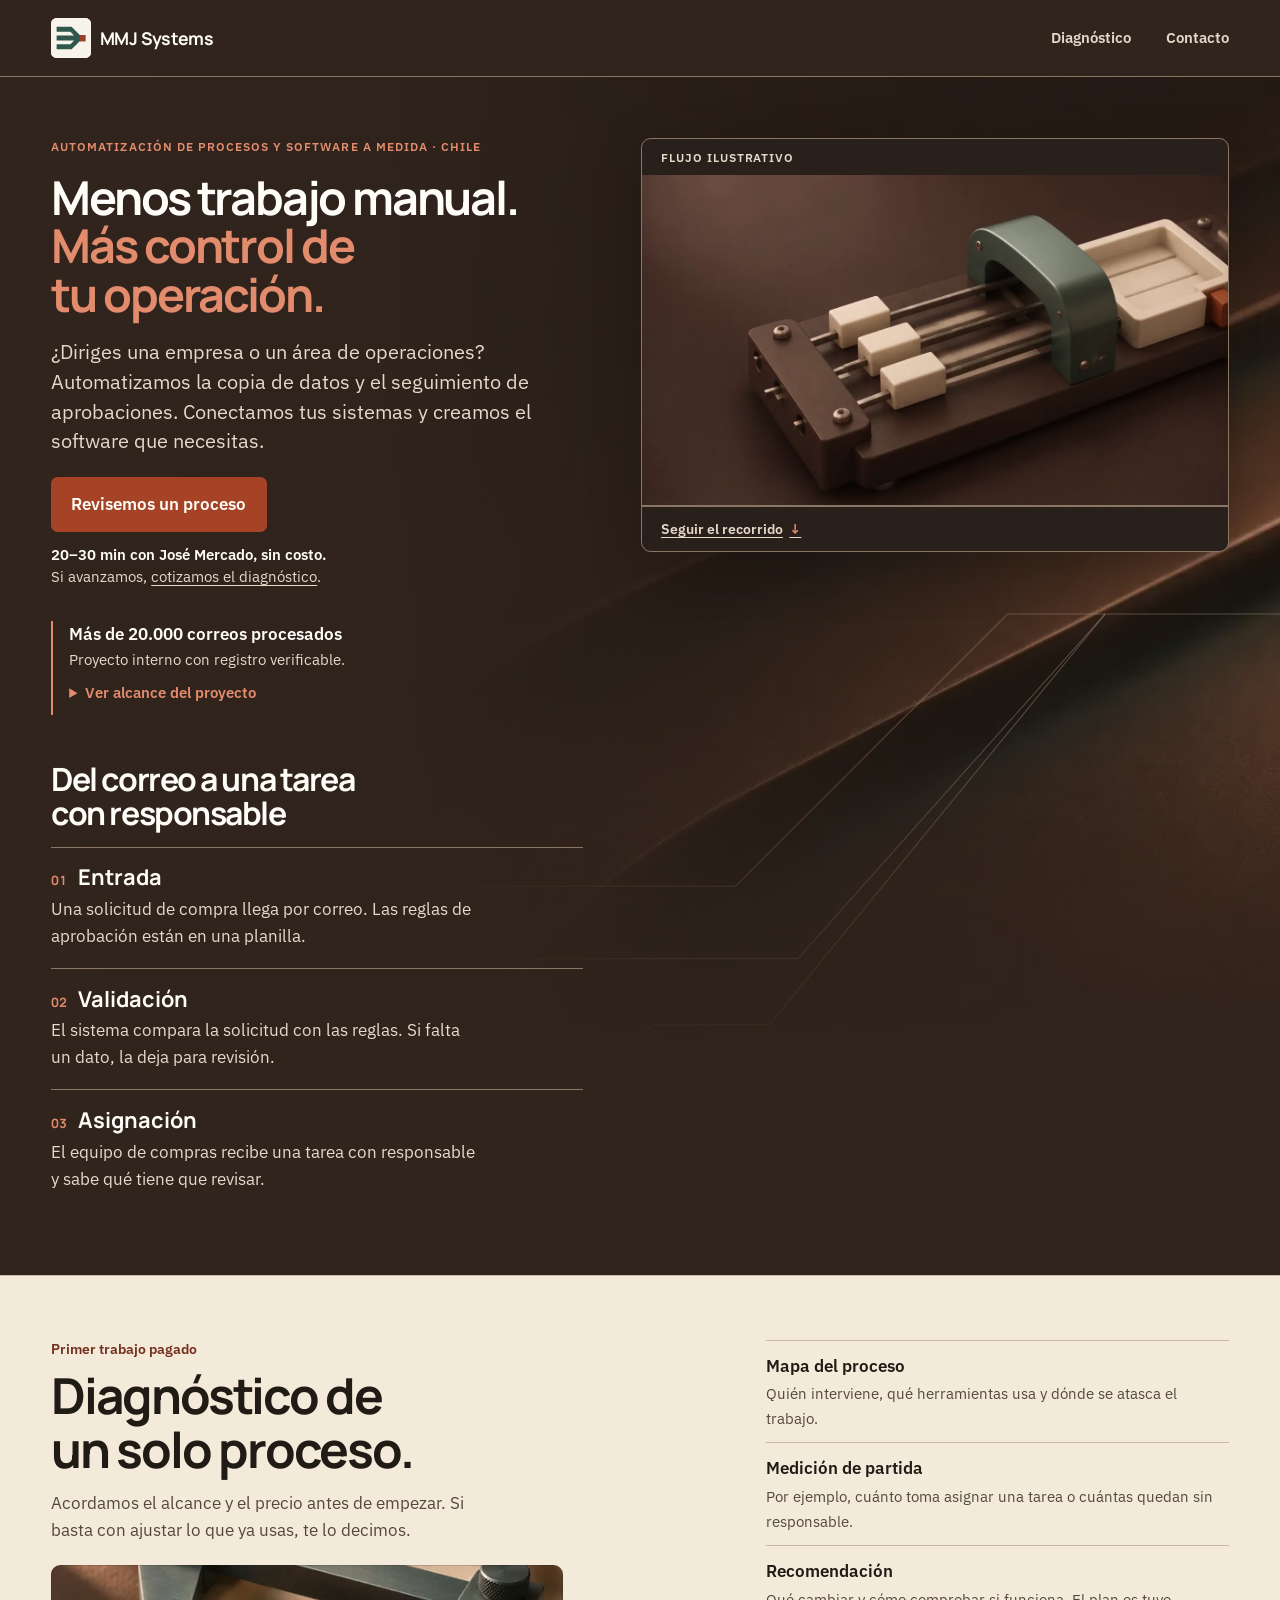
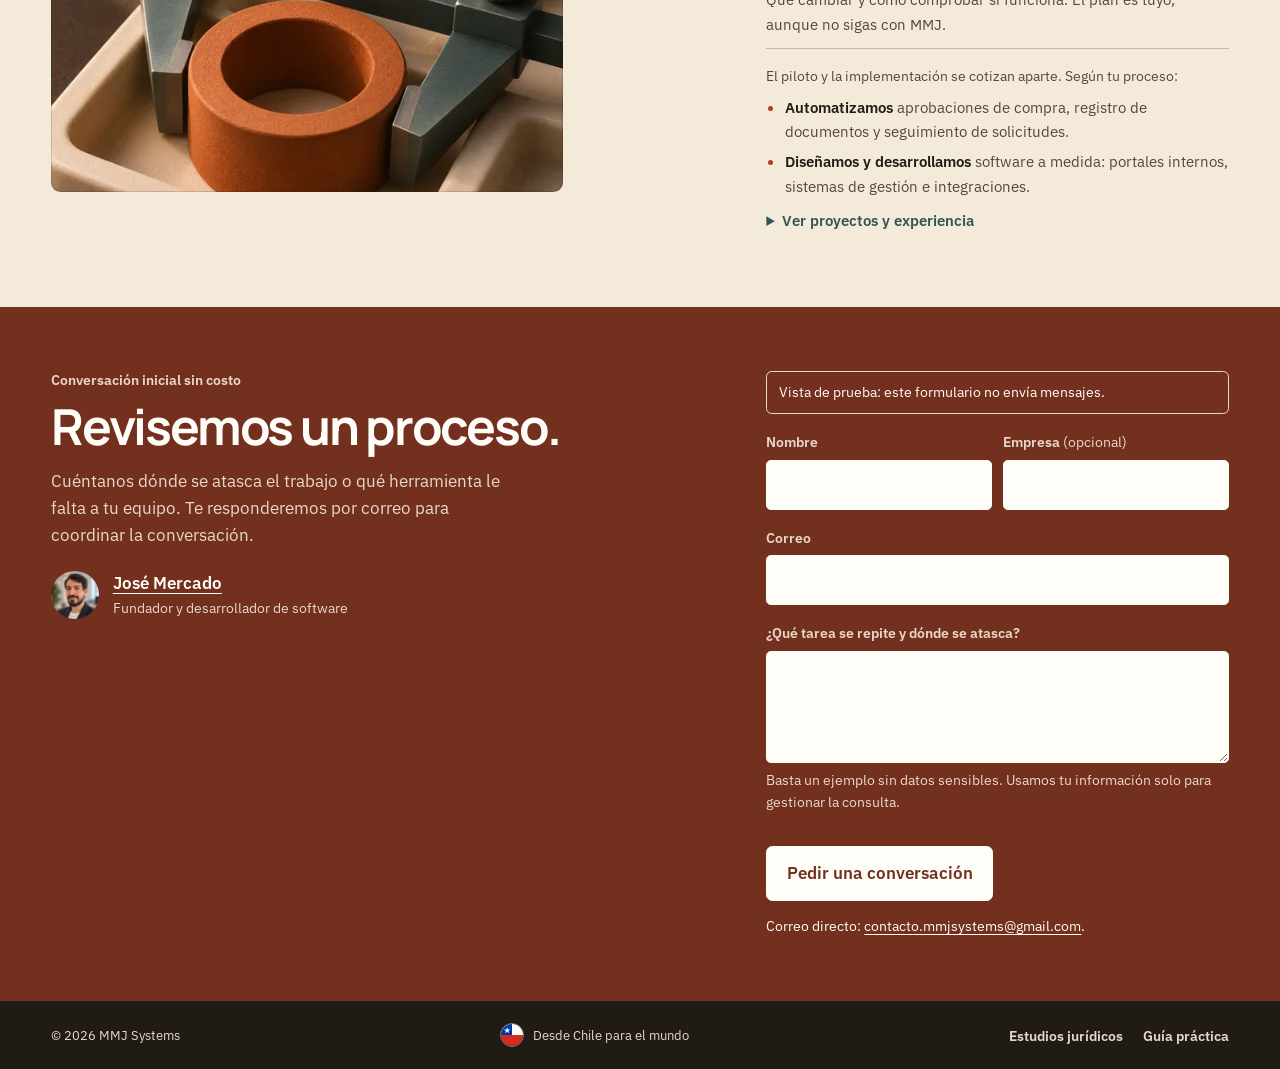
<file: index.html>
<!DOCTYPE html>
<html lang="es-CL" class="no-js">
  <head>
    <meta charset="utf-8">
    <meta name="viewport" content="width=device-width, initial-scale=1">
    <title>Automatización y software a medida en Chile | MMJ Systems</title>
    <meta name="description" content="Desde Chile, automatizamos procesos empresariales, conectamos sistemas y desarrollamos software a medida para reducir el trabajo manual. Primera conversación sin costo.">
    <meta name="robots" content="index, follow, max-image-preview:large">
    <meta name="author" content="MMJ Systems">
    <link rel="canonical" href="https://mmjsystems.cl/">
    <meta name="color-scheme" content="light">
    <meta name="theme-color" content="#30241d">
    <meta property="og:type" content="website">
    <meta property="og:url" content="https://mmjsystems.cl/">
    <meta property="og:site_name" content="MMJ Systems">
    <meta property="og:locale" content="es_CL">
    <meta property="og:title" content="Menos trabajo manual, más control de tu operación | MMJ Systems">
    <meta property="og:description" content="Automatización de procesos y software a medida desde Chile. Partimos por el proceso que le quita tiempo a tu equipo.">
    <meta property="og:image" content="https://mmjsystems.cl/assets/og-recorrido.jpg">
    <meta property="og:image:width" content="1200">
    <meta property="og:image:height" content="630">
    <meta property="og:image:alt" content="MMJ Systems — Menos trabajo manual. Más control.">
    <meta name="twitter:card" content="summary_large_image">
    <meta name="twitter:title" content="Menos trabajo manual, más control de tu operación | MMJ Systems">
    <meta name="twitter:description" content="Automatización de procesos y software a medida desde Chile. Partimos por el proceso que le quita tiempo a tu equipo.">
    <meta name="twitter:image" content="https://mmjsystems.cl/assets/og-recorrido.jpg">
    <meta name="twitter:image:alt" content="MMJ Systems: Menos trabajo manual. Más control.">
    <link rel="icon" href="assets/convergencia-iii.svg" type="image/svg+xml">
    <script type="application/ld+json">
      {
        "@context": "https://schema.org",
        "@graph": [
          {
            "@type": "Organization",
            "@id": "https://mmjsystems.cl/#organizacion",
            "name": "MMJ Systems",
            "url": "https://mmjsystems.cl/",
            "description": "Automatización de procesos empresariales, integración de sistemas y diseño y desarrollo de software a medida desde Chile.",
            "email": "contacto.mmjsystems@gmail.com",
            "areaServed": { "@type": "Country", "name": "Chile" },
            "logo": {
              "@type": "ImageObject",
              "url": "https://mmjsystems.cl/assets/logo-mmj.png",
              "width": 256,
              "height": 256
            }
          },
          {
            "@type": "WebSite",
            "@id": "https://mmjsystems.cl/#sitio",
            "name": "MMJ Systems",
            "url": "https://mmjsystems.cl/",
            "inLanguage": "es-CL",
            "publisher": { "@id": "https://mmjsystems.cl/#organizacion" }
          }
        ]
      }
    </script>
    <link rel="stylesheet" href="styles.css">
    <script src="main.js" defer></script>
    <script src="story.js" defer></script>
  </head>
  <body class="home">
    <a class="skip-link" href="#contenido">Saltar al contenido</a>
    <header class="site-header">
      <div class="shell header-inner">
        <a class="brand" href="#inicio" aria-label="MMJ Systems, inicio">
          <img class="brand-mark" src="assets/convergencia-iii.svg" alt="" width="48" height="48">
          <span>MMJ Systems</span>
        </a>
        <nav class="home-nav" aria-label="Navegación principal">
          <a class="home-nav-secondary" href="#empezar">Diagnóstico</a>
          <a href="#contacto">Contacto</a>
        </nav>
      </div>
    </header>

    <main id="contenido" tabindex="-1">
      <section class="hero hero-depth home-hero" id="inicio" aria-labelledby="hero-title" data-scroll-story>
        <div class="depth-backdrop" aria-hidden="true">
          <div class="depth-scene">
            <picture class="depth-plate">
              <source media="(max-width: 48rem)" srcset="assets/profundidad/fondo-movil.webp">
              <img src="assets/profundidad/fondo.webp" alt="" width="1600" height="900" fetchpriority="low" decoding="async">
            </picture>
            <svg class="depth-rails" viewBox="0 0 1440 820" preserveAspectRatio="xMaxYMid slice" focusable="false">
              <defs>
                <linearGradient id="depth-rail-color" gradientUnits="userSpaceOnUse" x1="475" y1="820" x2="1440" y2="380">
                  <stop offset="0" stop-color="#e28b6d" stop-opacity="0"/>
                  <stop offset=".48" stop-color="#e28b6d" stop-opacity=".55"/>
                  <stop offset="1" stop-color="#e7d9ca" stop-opacity=".3"/>
                </linearGradient>
              </defs>
              <g fill="none" stroke="url(#depth-rail-color)" stroke-linejoin="round">
                <path d="M492 916 760 648h244l218-218h78" vector-effect="non-scaling-stroke"/>
                <path d="M636 916 846 706h208l246-276" vector-effect="non-scaling-stroke"/>
                <path d="M780 916 937 759h94l269-329" vector-effect="non-scaling-stroke"/>
                <path d="M1300 430h240" vector-effect="non-scaling-stroke"/>
              </g>
            </svg>
          </div>
        </div>
        <div class="shell story-layout">
          <div>
            <p class="kicker">Automatización de procesos y software a medida · Chile</p>
            <h1 id="hero-title">Menos trabajo manual. <span>Más control de tu operación.</span></h1>
            <p class="home-lead" id="problema">
              ¿Diriges una empresa o un área de operaciones? Automatizamos la copia de
              datos y el seguimiento de aprobaciones. Conectamos tus sistemas y creamos
              el software que necesitas.
            </p>
            <a class="button button-primary" href="#contacto">Revisemos un proceso</a>
            <p class="home-next">
              <strong>20–30 min con José Mercado, sin costo.</strong><br>
              Si avanzamos, <a href="#empezar">cotizamos el diagnóstico</a>.
            </p>
            <div class="home-proof" id="evidencia">
              <p>
                <strong>Más de 20.000 correos procesados</strong><br>
                Proyecto interno con registro verificable.
              </p>
              <details class="home-disclosure">
                <summary>Ver alcance del proyecto</summary>
                <p>El flujo leyó los correos sin modificarlos y dejó un registro para verificar qué archivos se procesaron y si se conservaron íntegros. No es un caso de cliente ni una medición de ahorro.</p>
              </details>
            </div>
          </div>

          <figure class="story-stage">
            <div class="story-stage-rail">
              <span>Flujo ilustrativo</span>
              <span data-story-count aria-hidden="true">01 / 03</span>
            </div>
            <div class="story-frame" data-story-frame data-desktop="assets/recorrido/recorrido.mp4" data-mobile="assets/recorrido/recorrido-movil.mp4">
              <picture>
                <source media="(max-width: 56rem)" srcset="assets/recorrido/portada-movil.webp">
                <img src="assets/recorrido/portada.webp" alt="" width="1280" height="720" fetchpriority="high" decoding="async">
              </picture>
            </div>
            <div class="story-progress" aria-hidden="true"></div>
            <figcaption class="story-stage-footer">
              <a class="text-link" href="#recorrido">Seguir el recorrido <span aria-hidden="true">↓</span></a>
              <button class="story-toggle" type="button" aria-pressed="false" hidden>Vista estática</button>
            </figcaption>
          </figure>

          <div class="story-content" id="recorrido" tabindex="-1">
            <h2>Del correo a una tarea con responsable</h2>
            <ol class="story-chapters" role="list">
              <li>
                <h3><span aria-hidden="true">01</span> Entrada</h3>
                <p>Una solicitud de compra llega por correo. Las reglas de aprobación están en una planilla.</p>
              </li>
              <li>
                <h3><span aria-hidden="true">02</span> Validación</h3>
                <p>El sistema compara la solicitud con las reglas. Si falta un dato, la deja para revisión.</p>
              </li>
              <li>
                <h3><span aria-hidden="true">03</span> Asignación</h3>
                <p>El equipo de compras recibe una tarea con responsable y sabe qué tiene que revisar.</p>
              </li>
            </ol>
          </div>
        </div>
      </section>

      <section class="home-section" id="empezar" aria-labelledby="start-title">
        <div class="shell home-split">
          <div>
            <p class="home-label">Primer trabajo pagado</p>
            <h2 id="start-title">Diagnóstico de un solo proceso.</h2>
            <p class="home-intro">Acordamos el alcance y el precio antes de empezar. Si basta con ajustar lo que ya usas, te lo decimos.</p>
            <div class="photo-window diagnostic-photo" data-depth-photo>
              <img
                src="assets/profundidad/diagnostico.webp"
                srcset="assets/profundidad/diagnostico-movil.webp 560w, assets/profundidad/diagnostico.webp 1000w"
                sizes="(max-width: 36rem) calc(100vw - 2rem), 32rem"
                alt="" width="1000" height="1000" loading="lazy" decoding="async"
              >
            </div>
          </div>
          <div>
            <dl class="home-deliverables" id="proceso">
              <div>
                <dt>Mapa del proceso</dt>
                <dd>Quién interviene, qué herramientas usa y dónde se atasca el trabajo.</dd>
              </div>
              <div>
                <dt>Medición de partida</dt>
                <dd>Por ejemplo, cuánto toma asignar una tarea o cuántas quedan sin responsable.</dd>
              </div>
              <div>
                <dt>Recomendación</dt>
                <dd>Qué cambiar y cómo comprobar si funciona. El plan es tuyo, aunque no sigas con MMJ.</dd>
              </div>
            </dl>
            <div id="capacidades">
              <p class="home-note">El piloto y la implementación se cotizan aparte. Según tu proceso:</p>
              <ul class="home-services">
                <li><strong>Automatizamos</strong> aprobaciones de compra, registro de documentos y seguimiento de solicitudes.</li>
                <li><strong>Diseñamos y desarrollamos</strong> software a medida: portales internos, sistemas de gestión e integraciones.</li>
              </ul>
            </div>
            <details class="home-disclosure">
              <summary>Ver proyectos y experiencia</summary>
              <ul>
                <li>Integraciones y software a medida. Hemos desplegado plataformas con roles, pagos o reservas.</li>
                <li>Procesamiento local de documentos y audio probado internamente. También tenemos un piloto propio para documentos de compras.</li>
                <li>José participó en un piloto documental agroindustrial probado con operarios y datos reales, sin puesta en producción.</li>
              </ul>
            </details>
          </div>
        </div>
      </section>

      <section class="contact home-contact" id="contacto" aria-labelledby="contact-title">
        <div class="shell home-split">
          <div>
            <p class="home-label">Conversación inicial sin costo</p>
            <h2 id="contact-title">Revisemos un proceso.</h2>
            <p class="home-intro">Cuéntanos dónde se atasca el trabajo o qué herramienta le falta a tu equipo. Te responderemos por correo para coordinar la conversación.</p>
            <div class="home-founder" id="responsabilidad">
              <img src="assets/equipo-jose.jpg" alt="" width="800" height="800" loading="lazy" decoding="async">
              <div>
                <a href="https://josemercado.cl/">José Mercado</a>
                <p>Fundador y desarrollador de software</p>
              </div>
            </div>
          </div>
          <div>
            <form class="contact-form" id="contact-form" method="post" data-contact-source="Inicio" hidden>
              <div class="home-form-pair">
                <div class="form-field">
                  <label for="f-nombre">Nombre</label>
                  <input id="f-nombre" name="nombre" type="text" autocomplete="name" required minlength="2" maxlength="80">
                </div>
                <div class="form-field">
                  <label for="f-empresa">Empresa <span>(opcional)</span></label>
                  <input id="f-empresa" name="empresa" type="text" autocomplete="organization" maxlength="80">
                </div>
              </div>
              <div class="form-field">
                <label for="f-email">Correo</label>
                <input id="f-email" name="email" type="email" autocomplete="email" required maxlength="120">
              </div>
              <div class="form-field">
                <label for="f-mensaje">¿Qué tarea se repite y dónde se atasca?</label>
                <textarea id="f-mensaje" name="mensaje" rows="3" required minlength="10" maxlength="1850" aria-describedby="contact-privacy"></textarea>
                <p class="contact-note" id="contact-privacy">
                  Basta un ejemplo sin datos sensibles. Usamos tu información solo para gestionar la consulta.
                </p>
              </div>
              <div class="form-field form-trap" aria-hidden="true">
                <label for="f-sitio">No completar</label>
                <input id="f-sitio" name="sitio" type="text" tabindex="-1" autocomplete="off">
              </div>
              <p class="form-status" id="form-status" role="status" aria-live="polite"></p>
              <button class="button button-light" type="submit">Pedir una conversación</button>
            </form>
            <p class="contact-alt">
              Correo directo:
              <a href="mailto:contacto.mmjsystems@gmail.com?subject=Conversaci%C3%B3n%20inicial%20con%20MMJ%20Systems">contacto.mmjsystems@gmail.com</a>.
              <noscript>No incluyas datos sensibles.</noscript>
            </p>
          </div>
        </div>
      </section>
    </main>

    <footer class="site-footer">
      <div class="shell footer-grid">
        <p>© <span data-year>2026</span> MMJ Systems</p>
        <p class="footer-origin">
          <svg class="origin-flag" viewBox="0 0 32 32" width="24" height="24" aria-hidden="true" focusable="false">
            <path fill="#fff" d="M0 0h32v16H0z"/>
            <path fill="#0039a6" d="M0 0h16v16H0z"/>
            <path fill="#d52b1e" d="M0 16h32v16H0z"/>
            <path fill="#fff" d="m9 4.5 1.1 3.4h3.6l-2.9 2.1 1.1 3.4L9 11.3l-2.9 2.1 1.1-3.4-2.9-2.1h3.6z"/>
          </svg>
          Desde Chile para el mundo
        </p>
        <nav class="footer-nav" aria-label="Recursos">
          <a href="estudios-juridicos/" data-carry-campaign>Estudios jurídicos</a>
          <a href="guias/automatizar-correos-y-planillas/" data-carry-campaign>Guía práctica</a>
        </nav>
      </div>
    </footer>
  </body>
</html>
</file>
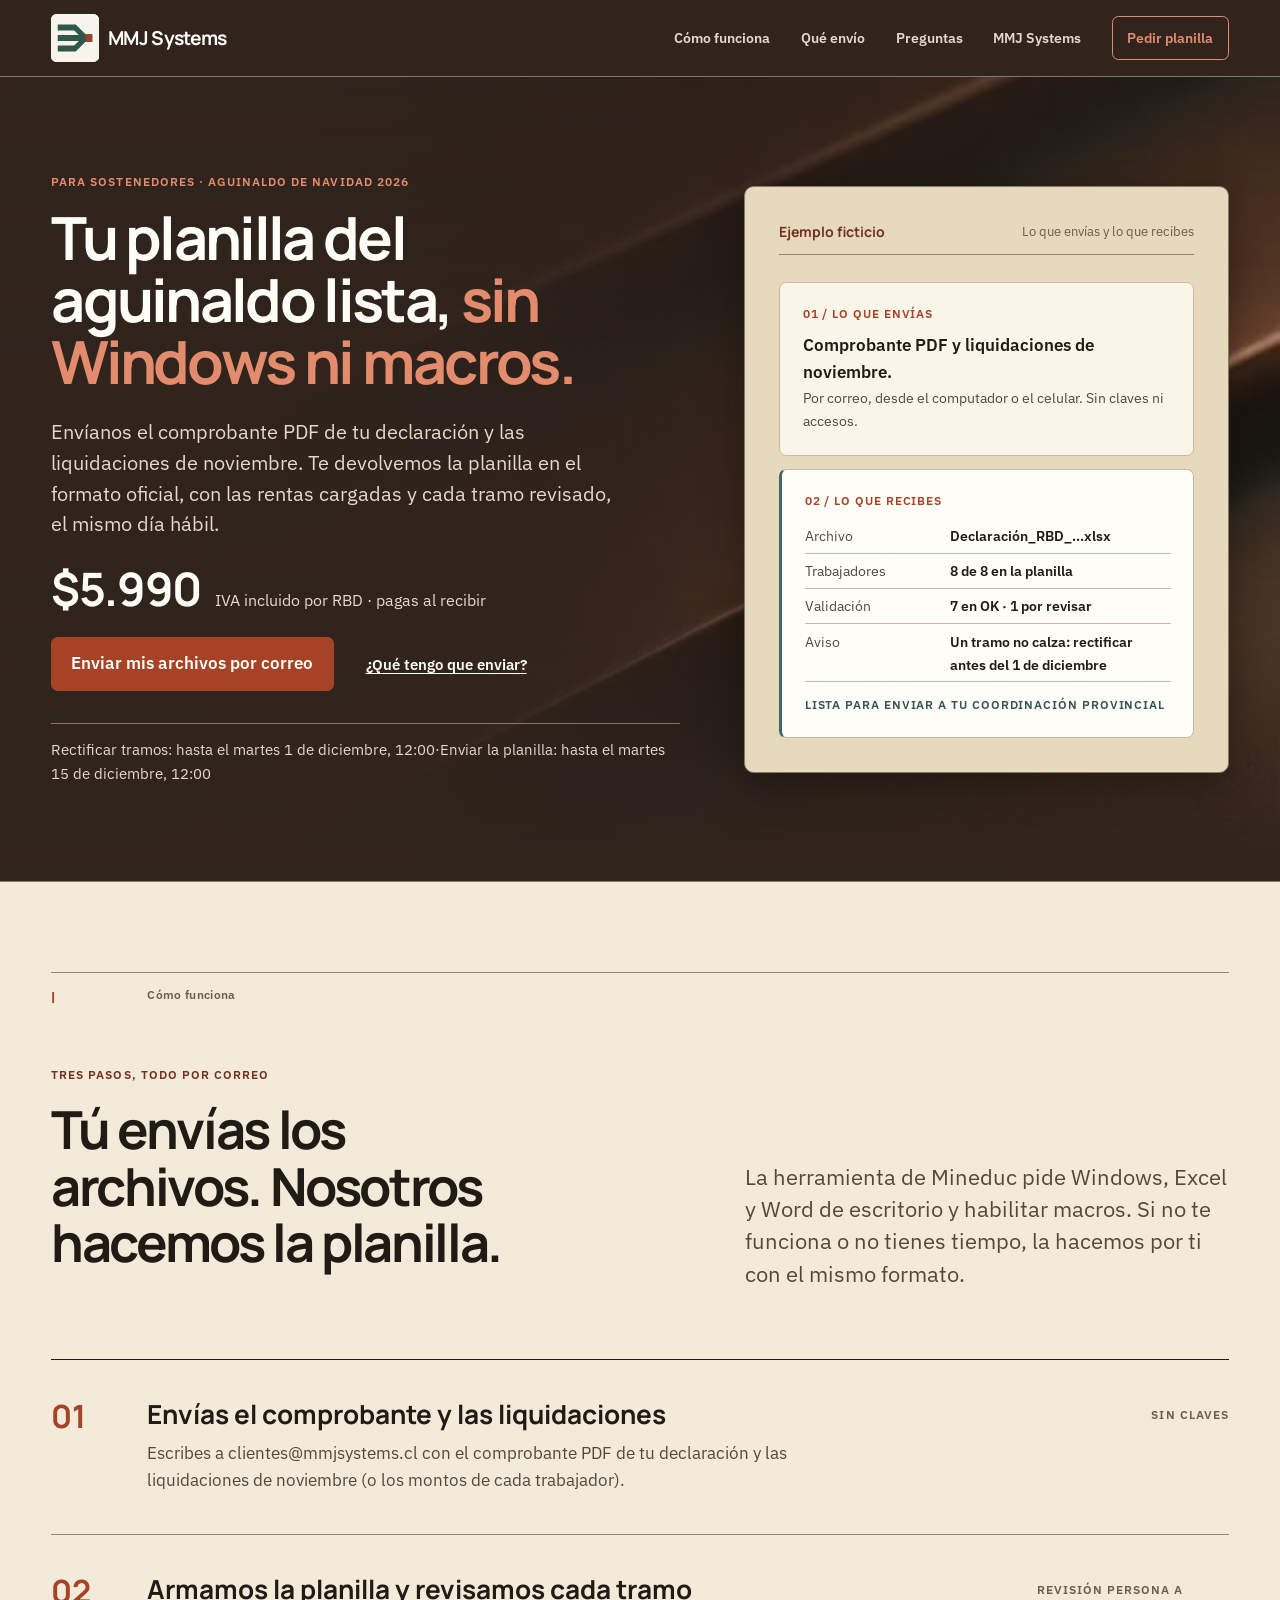
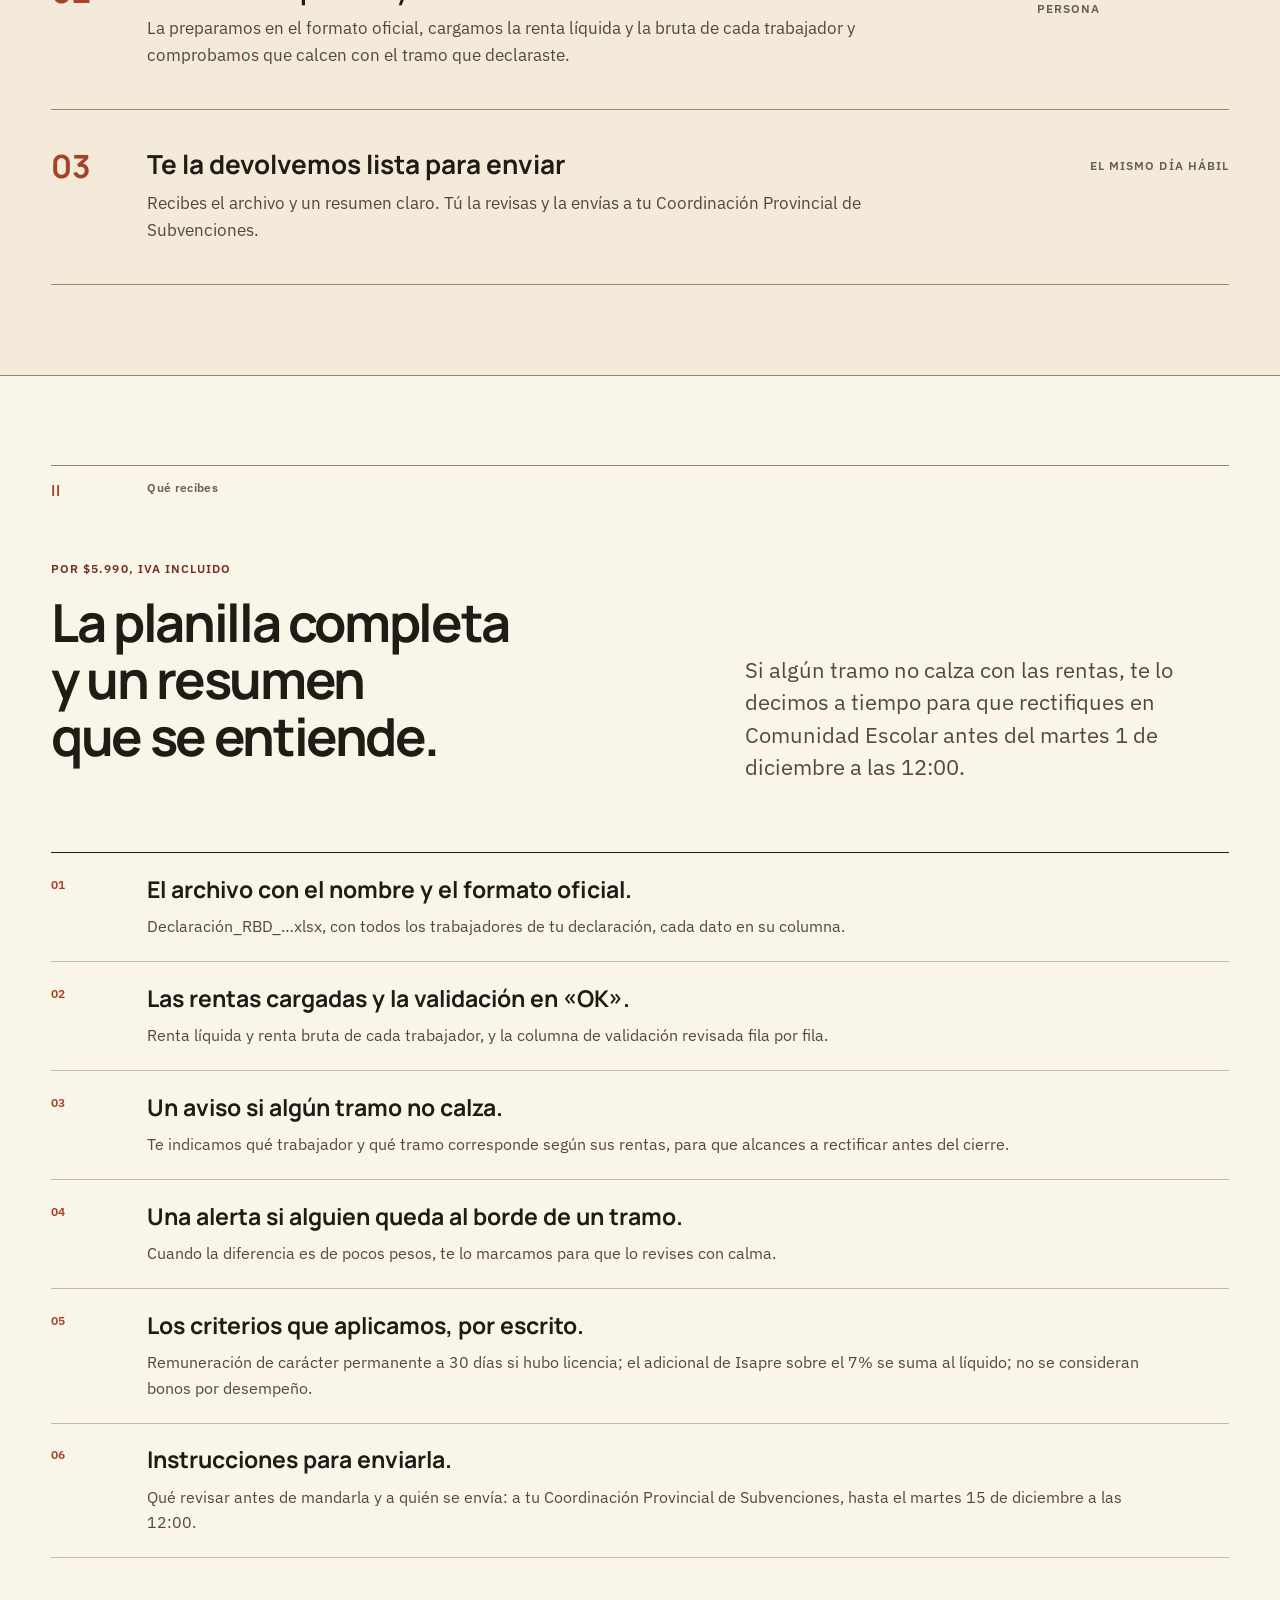
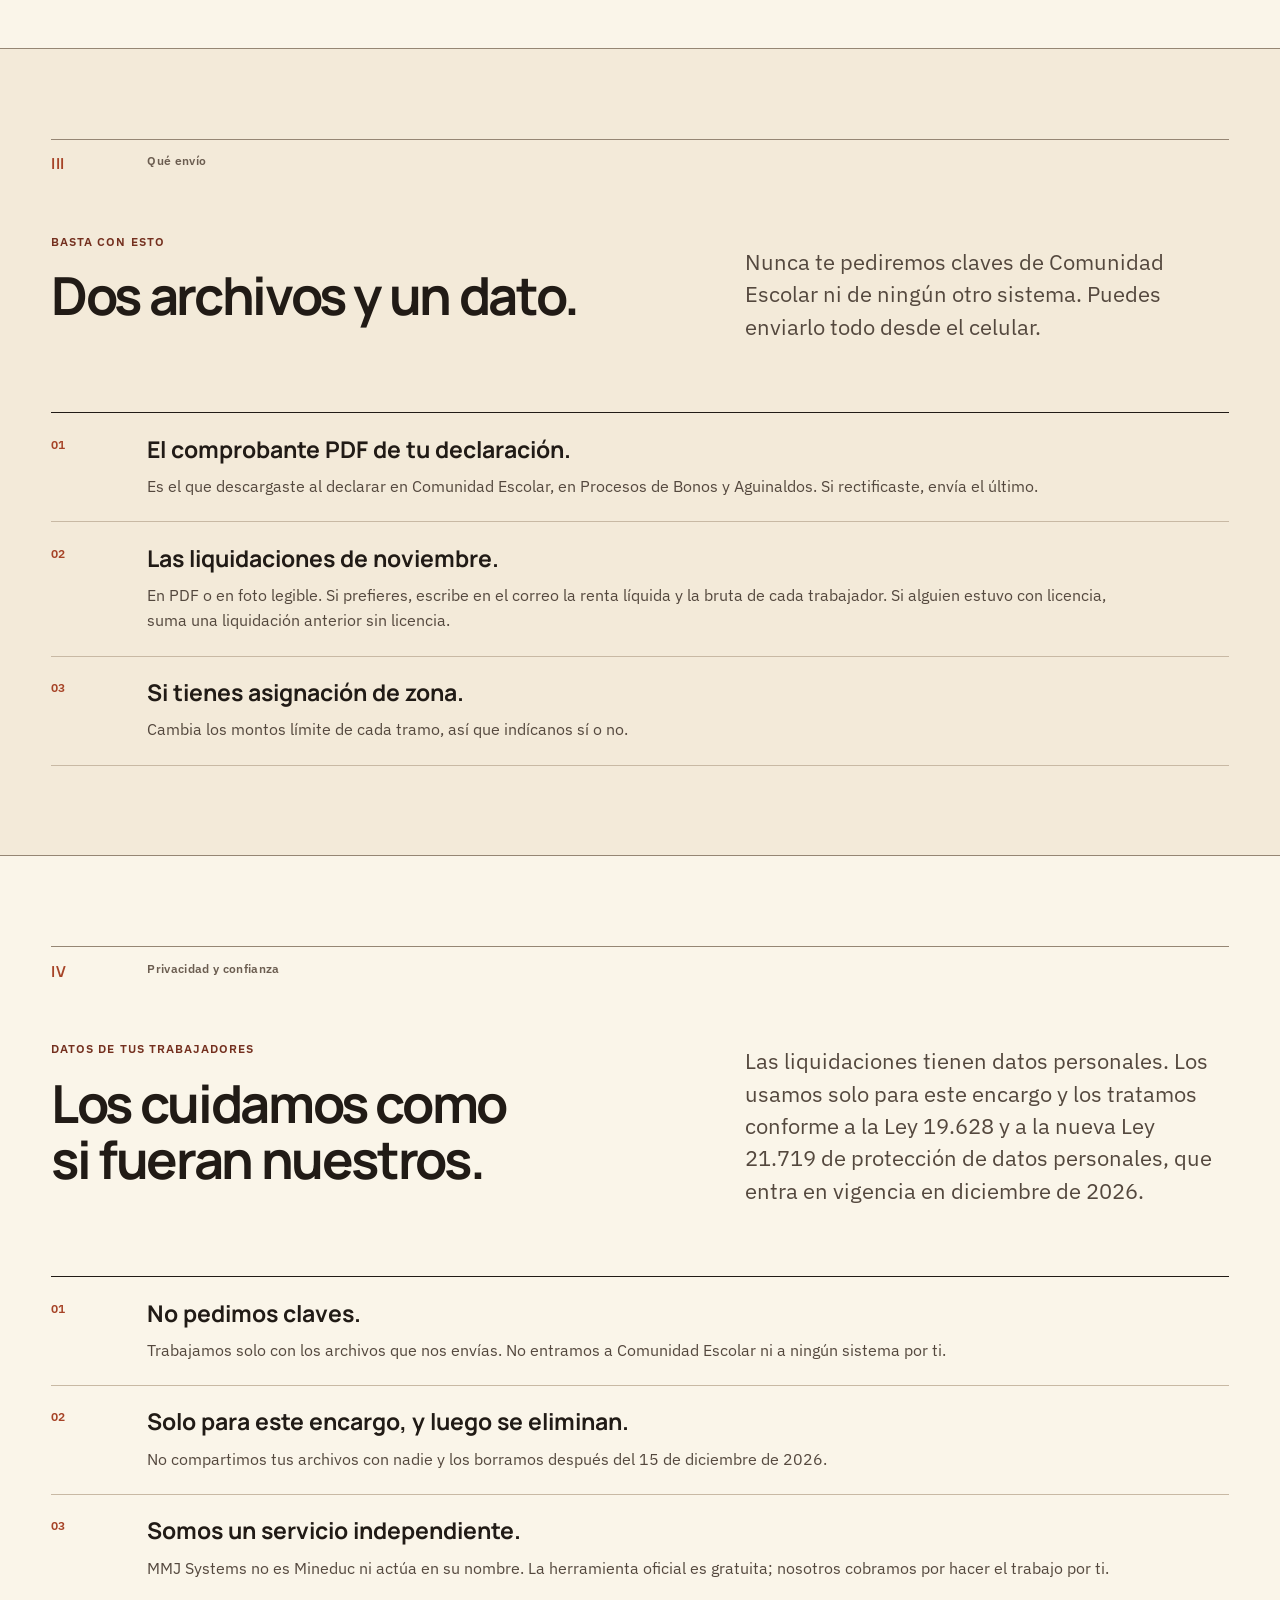
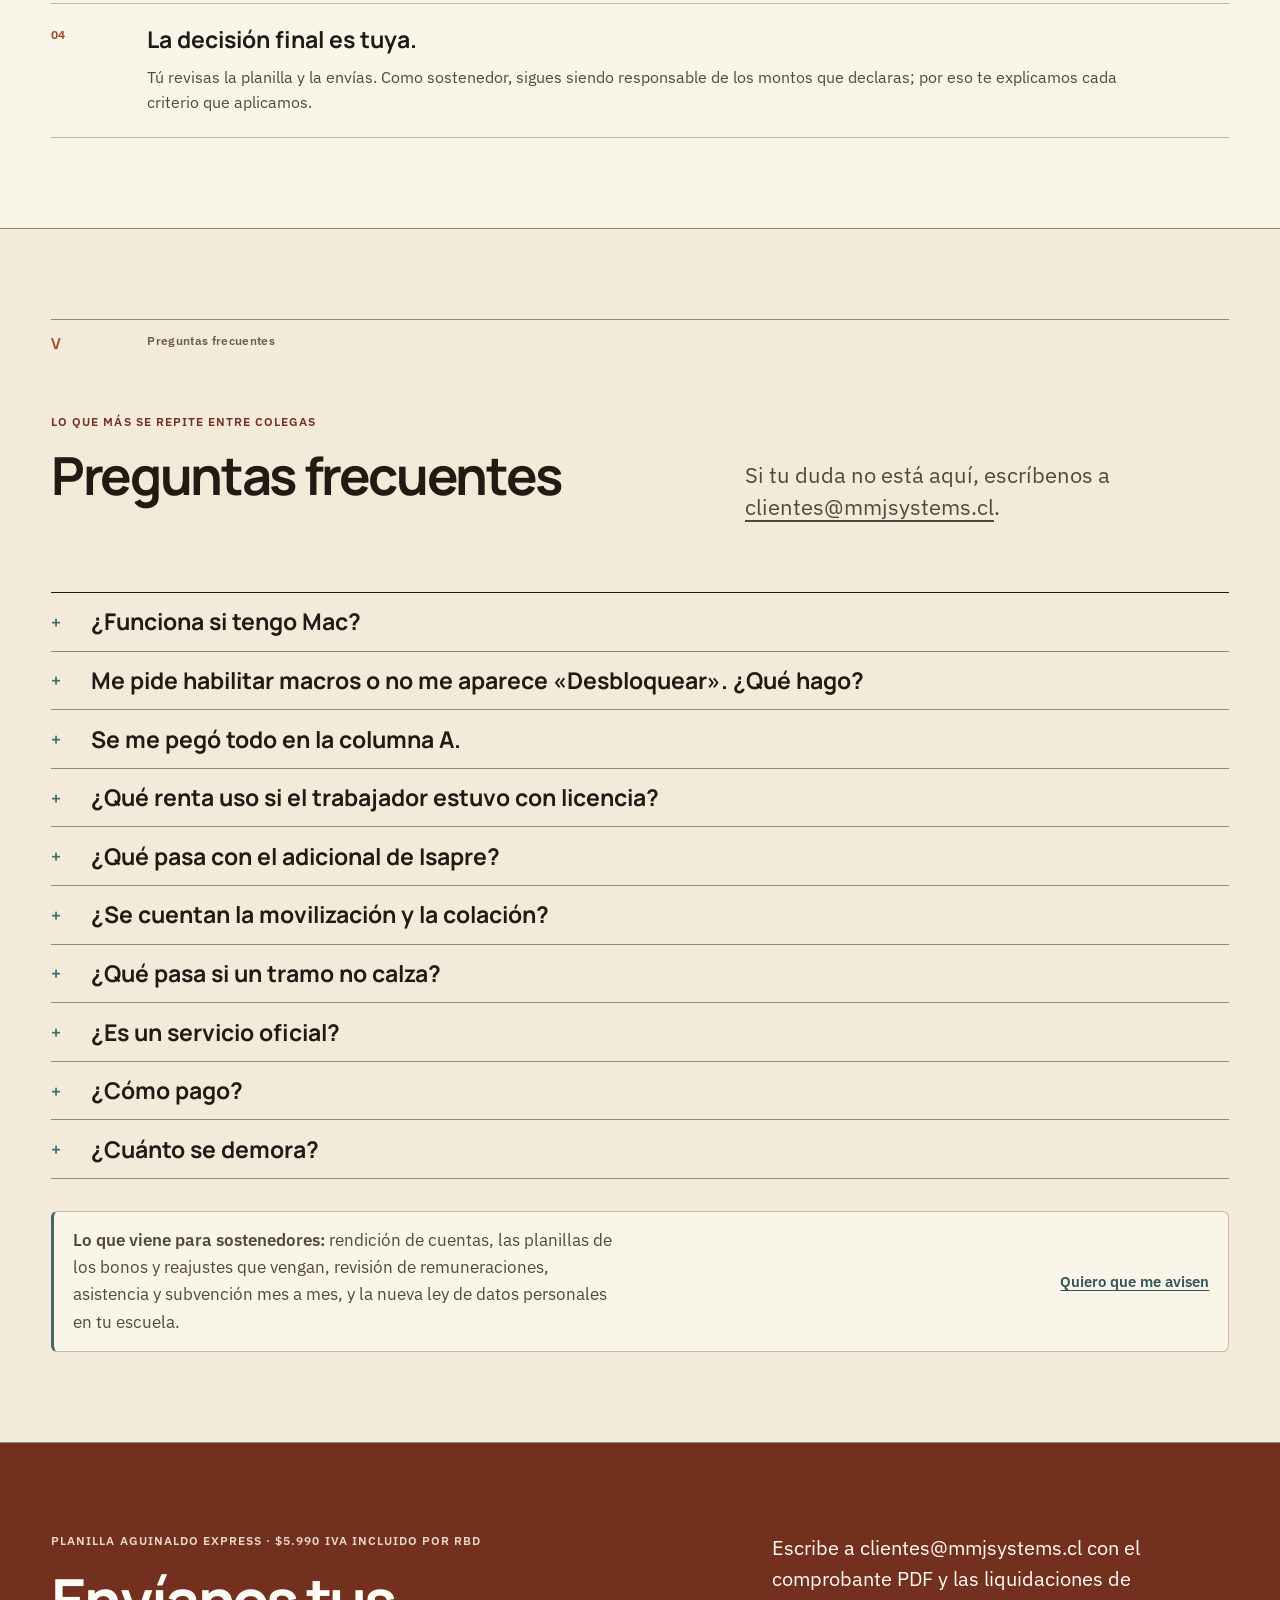
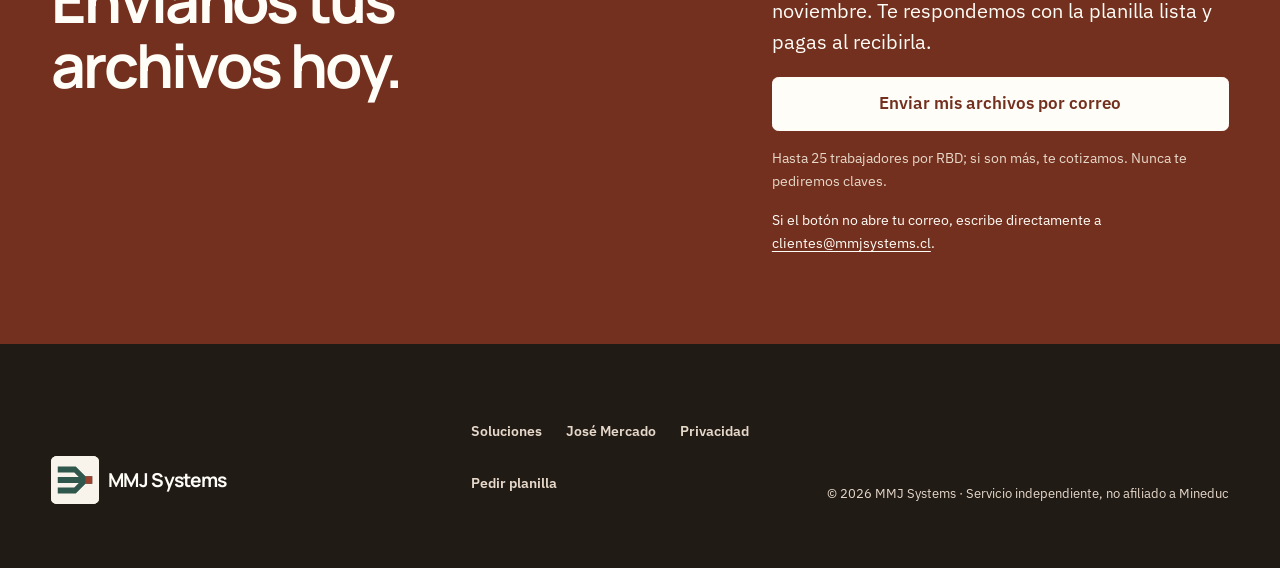
<file: escuelas/index.html>
<!DOCTYPE html>
<html lang="es-CL" class="no-js">
  <head>
    <meta charset="utf-8">
    <meta name="viewport" content="width=device-width, initial-scale=1">
    <title>Planilla Aguinaldo 2026 sin Windows ni macros | MMJ Systems</title>
    <meta
      name="description"
      content="Envía el comprobante PDF de tu declaración y las liquidaciones de noviembre: te devolvemos la planilla del Aguinaldo de Navidad 2026 en el formato oficial, con rentas cargadas y tramos revisados. $5.990 IVA incluido por RBD."
    >
    <meta name="robots" content="index, follow, max-image-preview:large">
    <link rel="canonical" href="https://escuelas.mmjsystems.cl/">
    <meta name="color-scheme" content="light">
    <meta name="theme-color" content="#30241D">
    <meta property="og:type" content="website">
    <meta property="og:url" content="https://escuelas.mmjsystems.cl/">
    <meta property="og:site_name" content="MMJ Systems">
    <meta property="og:locale" content="es_CL">
    <meta property="og:title" content="Planilla Aguinaldo 2026 lista, sin Windows ni macros | MMJ Systems">
    <meta
      property="og:description"
      content="Para sostenedores: envías el comprobante PDF y las liquidaciones de noviembre; recibes la planilla en el formato oficial, con rentas cargadas y tramos revisados. $5.990 IVA incluido."
    >
    <meta property="og:image" content="https://mmjsystems.cl/assets/og-recorrido.jpg">
    <meta property="og:image:width" content="1200">
    <meta property="og:image:height" content="630">
    <meta property="og:image:alt" content="MMJ Systems — Menos trabajo manual. Más control.">
    <meta name="twitter:card" content="summary_large_image">
    <meta name="twitter:title" content="Planilla Aguinaldo 2026 lista, sin Windows ni macros | MMJ Systems">
    <meta name="twitter:description" content="Envías el comprobante PDF y las liquidaciones; recibes la planilla en el formato oficial con los tramos revisados. $5.990 IVA incluido por RBD.">
    <meta name="twitter:image" content="https://mmjsystems.cl/assets/og-recorrido.jpg">
    <meta name="twitter:image:alt" content="MMJ Systems: Menos trabajo manual. Más control.">
    <link rel="icon" href="/assets/convergencia-iii.svg" type="image/svg+xml">
    <script type="application/ld+json">
      {
        "@context": "https://schema.org",
        "@type": "Service",
        "@id": "https://escuelas.mmjsystems.cl/#servicio",
        "name": "Planilla Aguinaldo Express",
        "serviceType": "Preparación de la planilla de rentas del Aguinaldo de Navidad 2026",
        "description": "A partir del comprobante PDF de la declaración y las liquidaciones de noviembre, preparamos la planilla en el formato oficial, cargamos las rentas y revisamos cada tramo. Servicio independiente.",
        "url": "https://escuelas.mmjsystems.cl/",
        "provider": {
          "@type": "Organization",
          "@id": "https://mmjsystems.cl/#organizacion",
          "name": "MMJ Systems",
          "url": "https://mmjsystems.cl/"
        },
        "areaServed": { "@type": "Country", "name": "Chile" },
        "audience": { "@type": "BusinessAudience", "audienceType": "Sostenedores de escuelas" },
        "offers": {
          "@type": "Offer",
          "price": "5990",
          "priceCurrency": "CLP",
          "description": "Por RBD, IVA incluido, hasta 25 trabajadores. Se paga al recibir la planilla."
        }
      }
    </script>
    <link rel="stylesheet" href="/styles.css">
    <style>
      .esc-price {
        display: flex;
        flex-wrap: wrap;
        align-items: baseline;
        gap: 0.35rem 0.9rem;
        margin: 1.6rem 0 0;
        color: var(--on-dark);
      }
      .esc-price strong {
        color: var(--white);
        font-family: var(--display);
        font-size: clamp(2.1rem, 3.6vw, 2.9rem);
        font-weight: 700;
        letter-spacing: -0.03em;
        line-height: 1;
      }
      .esc-price span {
        font-size: 0.98rem;
      }
      .esc-file {
        overflow-wrap: anywhere;
      }
    </style>
    <script src="/main.js" defer></script>
  </head>
  <body>
    <a class="skip-link" href="#contenido">Saltar al contenido</a>
    <header class="site-header">
      <div class="shell header-inner">
        <a class="brand" href="https://mmjsystems.cl/" aria-label="MMJ Systems, inicio">
          <img class="brand-mark" src="/assets/convergencia-iii.svg" alt="" width="48" height="48">
          <span>MMJ Systems</span>
        </a>
        <button class="menu-button" type="button" aria-expanded="false" aria-controls="navigation">
          <span>Menú</span><span class="menu-mark" aria-hidden="true"></span>
        </button>
        <nav class="site-nav" id="navigation" aria-label="Navegación principal">
          <a href="#como-funciona">Cómo funciona</a>
          <a href="#que-envio">Qué envío</a>
          <a href="#preguntas">Preguntas</a>
          <a href="https://mmjsystems.cl/">MMJ Systems</a>
          <a class="nav-contact" href="#pedir">Pedir planilla</a>
        </nav>
      </div>
    </header>

    <main id="contenido">
      <section class="hero hero-depth ruled-section" aria-labelledby="esc-title">
        <div class="depth-backdrop" aria-hidden="true">
          <div class="depth-scene">
            <picture class="depth-plate">
              <source media="(max-width: 48rem)" srcset="/assets/profundidad/fondo-movil.webp">
              <img src="/assets/profundidad/fondo.webp" alt="" width="1600" height="900" fetchpriority="low" decoding="async">
            </picture>
          </div>
        </div>
        <div class="shell hero-layout">
          <div class="hero-copy">
            <p class="kicker">Para sostenedores · Aguinaldo de Navidad 2026</p>
            <h1 id="esc-title">Tu planilla del aguinaldo lista, <span>sin Windows ni macros.</span></h1>
            <p class="hero-lead">
              Envíanos el comprobante PDF de tu declaración y las liquidaciones
              de noviembre. Te devolvemos la planilla en el formato oficial, con
              las rentas cargadas y cada tramo revisado, el mismo día hábil.
            </p>
            <p class="esc-price">
              <strong>$5.990</strong>
              <span>IVA incluido por RBD · pagas al recibir</span>
            </p>
            <div class="actions">
              <a class="button button-primary" href="mailto:clientes@mmjsystems.cl?subject=Planilla%20Aguinaldo%20Express%20%E2%80%93%20RBD%20&amp;body=Hola%2C%20quiero%20la%20Planilla%20Aguinaldo%20Express.%0A%0AEstablecimiento%3A%0ARBD%3A%0AComuna%3A%0A%C2%BFAsignaci%C3%B3n%20de%20zona%3F%20%28s%C3%AD%2Fno%29%3A%0ATel%C3%A9fono%20de%20contacto%20%28opcional%29%3A%0A%0AAdjunto%3A%0A-%20Comprobante%20PDF%20de%20la%20declaraci%C3%B3n%20del%20Aguinaldo%20de%20Navidad%202026%0A-%20Liquidaciones%20de%20noviembre%20%28o%20los%20montos%20l%C3%ADquido%20y%20bruto%20de%20cada%20trabajador%29%0A">Enviar mis archivos por correo</a>
              <a class="text-link" href="#que-envio">¿Qué tengo que enviar?</a>
            </div>
            <p class="hero-context">
              Rectificar tramos: hasta el martes 1 de diciembre, 12:00<span aria-hidden="true">·</span>Enviar la planilla: hasta el martes 15 de diciembre, 12:00
            </p>
          </div>

          <figure class="legal-example" id="ejemplo" aria-labelledby="example-title">
            <figcaption class="board-caption" id="example-title">
              <span>Ejemplo ficticio</span>
              <span class="board-caption-detail">Lo que envías y lo que recibes</span>
            </figcaption>
            <div class="example-message">
              <p class="example-label">01 / Lo que envías</p>
              <p><strong>Comprobante PDF y liquidaciones de noviembre.</strong></p>
              <p>Por correo, desde el computador o el celular. Sin claves ni accesos.</p>
            </div>
            <div class="example-task">
              <p class="example-label">02 / Lo que recibes</p>
              <dl>
                <div><dt>Archivo</dt><dd class="esc-file">Declaración_RBD_…xlsx</dd></div>
                <div><dt>Trabajadores</dt><dd>8 de 8 en la planilla</dd></div>
                <div><dt>Validación</dt><dd>7 en OK · 1 por revisar</dd></div>
                <div><dt>Aviso</dt><dd>Un tramo no calza: rectificar antes del 1 de diciembre</dd></div>
              </dl>
              <p class="example-status">Lista para enviar a tu Coordinación Provincial</p>
            </div>
          </figure>
        </div>
      </section>

      <section class="ruled-section" id="como-funciona" aria-labelledby="flow-title">
        <div class="shell">
          <div class="section-index"><span>I</span><span>Cómo funciona</span></div>
          <div class="intro-grid">
            <div>
              <p class="kicker">Tres pasos, todo por correo</p>
              <h2 id="flow-title">Tú envías los archivos. Nosotros hacemos la planilla.</h2>
            </div>
            <p class="section-lead">
              La herramienta de Mineduc pide Windows, Excel y Word de escritorio
              y habilitar macros. Si no te funciona o no tienes tiempo, la
              hacemos por ti con el mismo formato.
            </p>
          </div>
          <ol class="process-list">
            <li>
              <span class="process-num">01</span>
              <div>
                <h3>Envías el comprobante y las liquidaciones</h3>
                <p>Escribes a clientes@mmjsystems.cl con el comprobante PDF de tu declaración y las liquidaciones de noviembre (o los montos de cada trabajador).</p>
              </div>
              <span class="process-output">Sin claves</span>
            </li>
            <li>
              <span class="process-num">02</span>
              <div>
                <h3>Armamos la planilla y revisamos cada tramo</h3>
                <p>La preparamos en el formato oficial, cargamos la renta líquida y la bruta de cada trabajador y comprobamos que calcen con el tramo que declaraste.</p>
              </div>
              <span class="process-output">Revisión persona a persona</span>
            </li>
            <li>
              <span class="process-num">03</span>
              <div>
                <h3>Te la devolvemos lista para enviar</h3>
                <p>Recibes el archivo y un resumen claro. Tú la revisas y la envías a tu Coordinación Provincial de Subvenciones.</p>
              </div>
              <span class="process-output">El mismo día hábil</span>
            </li>
          </ol>
        </div>
      </section>

      <section class="evidence ruled-section" id="que-recibes" aria-labelledby="receive-title">
        <div class="shell">
          <div class="section-index"><span>II</span><span>Qué recibes</span></div>
          <div class="intro-grid">
            <div>
              <p class="kicker">Por $5.990, IVA incluido</p>
              <h2 id="receive-title">La planilla completa y un resumen que se entiende.</h2>
            </div>
            <p class="section-lead">
              Si algún tramo no calza con las rentas, te lo decimos a tiempo
              para que rectifiques en Comunidad Escolar antes del martes 1 de
              diciembre a las 12:00.
            </p>
          </div>
          <ul class="capability-list">
            <li>
              <span>01</span>
              <div>
                <strong>El archivo con el nombre y el formato oficial.</strong>
                <p>Declaración_RBD_…xlsx, con todos los trabajadores de tu declaración, cada dato en su columna.</p>
              </div>
            </li>
            <li>
              <span>02</span>
              <div>
                <strong>Las rentas cargadas y la validación en «OK».</strong>
                <p>Renta líquida y renta bruta de cada trabajador, y la columna de validación revisada fila por fila.</p>
              </div>
            </li>
            <li>
              <span>03</span>
              <div>
                <strong>Un aviso si algún tramo no calza.</strong>
                <p>Te indicamos qué trabajador y qué tramo corresponde según sus rentas, para que alcances a rectificar antes del cierre.</p>
              </div>
            </li>
            <li>
              <span>04</span>
              <div>
                <strong>Una alerta si alguien queda al borde de un tramo.</strong>
                <p>Cuando la diferencia es de pocos pesos, te lo marcamos para que lo revises con calma.</p>
              </div>
            </li>
            <li>
              <span>05</span>
              <div>
                <strong>Los criterios que aplicamos, por escrito.</strong>
                <p>Remuneración de carácter permanente a 30 días si hubo licencia; el adicional de Isapre sobre el 7% se suma al líquido; no se consideran bonos por desempeño.</p>
              </div>
            </li>
            <li>
              <span>06</span>
              <div>
                <strong>Instrucciones para enviarla.</strong>
                <p>Qué revisar antes de mandarla y a quién se envía: a tu Coordinación Provincial de Subvenciones, hasta el martes 15 de diciembre a las 12:00.</p>
              </div>
            </li>
          </ul>
        </div>
      </section>

      <section class="ruled-section" id="que-envio" aria-labelledby="send-title">
        <div class="shell">
          <div class="section-index"><span>III</span><span>Qué envío</span></div>
          <div class="intro-grid">
            <div>
              <p class="kicker">Basta con esto</p>
              <h2 id="send-title">Dos archivos y un dato.</h2>
            </div>
            <p class="section-lead">
              Nunca te pediremos claves de Comunidad Escolar ni de ningún otro
              sistema. Puedes enviarlo todo desde el celular.
            </p>
          </div>
          <ul class="capability-list">
            <li>
              <span>01</span>
              <div>
                <strong>El comprobante PDF de tu declaración.</strong>
                <p>Es el que descargaste al declarar en Comunidad Escolar, en Procesos de Bonos y Aguinaldos. Si rectificaste, envía el último.</p>
              </div>
            </li>
            <li>
              <span>02</span>
              <div>
                <strong>Las liquidaciones de noviembre.</strong>
                <p>En PDF o en foto legible. Si prefieres, escribe en el correo la renta líquida y la bruta de cada trabajador. Si alguien estuvo con licencia, suma una liquidación anterior sin licencia.</p>
              </div>
            </li>
            <li>
              <span>03</span>
              <div>
                <strong>Si tienes asignación de zona.</strong>
                <p>Cambia los montos límite de cada tramo, así que indícanos sí o no.</p>
              </div>
            </li>
          </ul>
        </div>
      </section>

      <section class="evidence ruled-section" id="privacidad" aria-labelledby="privacy-title">
        <div class="shell">
          <div class="section-index"><span>IV</span><span>Privacidad y confianza</span></div>
          <div class="intro-grid">
            <div>
              <p class="kicker">Datos de tus trabajadores</p>
              <h2 id="privacy-title">Los cuidamos como si fueran nuestros.</h2>
            </div>
            <p class="section-lead">
              Las liquidaciones tienen datos personales. Los usamos solo para
              este encargo y los tratamos conforme a la Ley 19.628 y a la nueva
              Ley 21.719 de protección de datos personales, que entra en
              vigencia en diciembre de 2026.
            </p>
          </div>
          <ul class="capability-list">
            <li>
              <span>01</span>
              <div>
                <strong>No pedimos claves.</strong>
                <p>Trabajamos solo con los archivos que nos envías. No entramos a Comunidad Escolar ni a ningún sistema por ti.</p>
              </div>
            </li>
            <li>
              <span>02</span>
              <div>
                <strong>Solo para este encargo, y luego se eliminan.</strong>
                <p>No compartimos tus archivos con nadie y los borramos después del 15 de diciembre de 2026.</p>
              </div>
            </li>
            <li>
              <span>03</span>
              <div>
                <strong>Somos un servicio independiente.</strong>
                <p>MMJ Systems no es Mineduc ni actúa en su nombre. La herramienta oficial es gratuita; nosotros cobramos por hacer el trabajo por ti.</p>
              </div>
            </li>
            <li>
              <span>04</span>
              <div>
                <strong>La decisión final es tuya.</strong>
                <p>Tú revisas la planilla y la envías. Como sostenedor, sigues siendo responsable de los montos que declaras; por eso te explicamos cada criterio que aplicamos.</p>
              </div>
            </li>
          </ul>
        </div>
      </section>

      <section class="faq ruled-section" id="preguntas" aria-labelledby="faq-title">
        <div class="shell">
          <div class="section-index"><span>V</span><span>Preguntas frecuentes</span></div>
          <div class="intro-grid">
            <div>
              <p class="kicker">Lo que más se repite entre colegas</p>
              <h2 id="faq-title">Preguntas frecuentes</h2>
            </div>
            <p class="section-lead">
              Si tu duda no está aquí, escríbenos a
              <a href="mailto:clientes@mmjsystems.cl?subject=Consulta%20planilla%20aguinaldo">clientes@mmjsystems.cl</a>.
            </p>
          </div>
          <div class="faq-list">
            <details>
              <summary>¿Funciona si tengo Mac?</summary>
              <p>Sí. No necesitas Windows, Excel de escritorio ni Word. Solo nos envías el PDF y las liquidaciones por correo, desde el computador o el celular.</p>
            </details>
            <details>
              <summary>Me pide habilitar macros o no me aparece «Desbloquear». ¿Qué hago?</summary>
              <p>Nada. Esos avisos aparecen porque la herramienta de Mineduc necesita Excel y Word para leer el PDF. Nosotros armamos la planilla con el mismo formato sin que tengas que instalar, habilitar ni desbloquear nada.</p>
            </details>
            <details>
              <summary>Se me pegó todo en la columna A.</summary>
              <p>Pasa cuando el archivo se abre o se pega con otro programa o con otra versión de Excel. Envíanos el PDF original de tu declaración y te devolvemos la planilla con cada dato en su columna.</p>
            </details>
            <details>
              <summary>¿Qué renta uso si el trabajador estuvo con licencia?</summary>
              <p>Se considera la remuneración de carácter permanente calculada a 30 días, no lo que efectivamente se pagó durante la licencia. Si nos envías también una liquidación anterior sin licencia, lo calculamos y te lo dejamos anotado en el resumen.</p>
            </details>
            <details>
              <summary>¿Qué pasa con el adicional de Isapre?</summary>
              <p>Para la renta líquida solo se descuentan los impuestos y las cotizaciones obligatorias. En salud, lo obligatorio es el 7%: el adicional que el trabajador paga a su Isapre se suma de vuelta al líquido. Lo mismo ocurre con los descuentos voluntarios, como préstamos o ahorros.</p>
            </details>
            <details>
              <summary>¿Se cuentan la movilización y la colación?</summary>
              <p>Como renta bruta usamos el total de haberes de carácter permanente del mes; por eso la bruta siempre debe ser mayor que la líquida. Si algún haber te genera dudas, te lo marcamos en el resumen para que lo confirmes con tu contador antes de enviar.</p>
            </details>
            <details>
              <summary>¿Qué pasa si un tramo no calza?</summary>
              <p>Te indicamos qué trabajador y qué tramo corresponde según sus rentas, para que rectifiques la declaración en Comunidad Escolar antes del martes 1 de diciembre a las 12:00. Después de rectificar, envíanos el nuevo comprobante y te actualizamos la planilla sin costo adicional.</p>
            </details>
            <details>
              <summary>¿Es un servicio oficial?</summary>
              <p>No. MMJ Systems es una empresa independiente; no somos Mineduc ni actuamos en su nombre. La herramienta oficial es gratuita y está en Comunidad Escolar. Nosotros cobramos por hacer el trabajo por ti.</p>
            </details>
            <details>
              <summary>¿Cómo pago?</summary>
              <p>Después de recibir tu planilla, con un link de pago de Mercado Pago: tarjeta, débito o transferencia. Te emitimos boleta o factura electrónica; si necesitas factura, indícanos la razón social y el RUT del sostenedor.</p>
            </details>
            <details>
              <summary>¿Cuánto se demora?</summary>
              <p>La entregamos el mismo día hábil. Los pedidos que lleguen después de las 18:00 se entregan a primera hora del día hábil siguiente.</p>
            </details>
          </div>

          <div class="application-link" id="lo-que-viene">
            <p><strong>Lo que viene para sostenedores:</strong> rendición de cuentas, las planillas de los bonos y reajustes que vengan, revisión de remuneraciones, asistencia y subvención mes a mes, y la nueva ley de datos personales en tu escuela.</p>
            <a class="text-link" href="mailto:clientes@mmjsystems.cl?subject=Escuelas%20%E2%80%93%20avisarme%20de%20otros%20servicios&amp;body=Hola%2C%20me%20interesa%20saber%20cu%C3%A1ndo%20tengan%20otros%20servicios%20para%20sostenedores.%0A%0AEstablecimiento%3A%0AComuna%3A%0AMe%20interesa%20%28rendici%C3%B3n%20de%20cuentas%2C%20bonos%2C%20remuneraciones%2C%20asistencia%2C%20datos%20personales%2C%20otro%29%3A%0A">Quiero que me avisen</a>
          </div>
        </div>
      </section>

      <section class="contact" id="pedir" aria-labelledby="contact-title">
        <div class="shell contact-grid">
          <div>
            <p class="kicker">Planilla Aguinaldo Express · $5.990 IVA incluido por RBD</p>
            <h2 id="contact-title">Envíanos tus archivos hoy.</h2>
          </div>
          <div class="contact-action">
            <p>Escribe a clientes@mmjsystems.cl con el comprobante PDF y las liquidaciones de noviembre. Te respondemos con la planilla lista y pagas al recibirla.</p>
            <a class="button button-light" href="mailto:clientes@mmjsystems.cl?subject=Planilla%20Aguinaldo%20Express%20%E2%80%93%20RBD%20&amp;body=Hola%2C%20quiero%20la%20Planilla%20Aguinaldo%20Express.%0A%0AEstablecimiento%3A%0ARBD%3A%0AComuna%3A%0A%C2%BFAsignaci%C3%B3n%20de%20zona%3F%20%28s%C3%AD%2Fno%29%3A%0ATel%C3%A9fono%20de%20contacto%20%28opcional%29%3A%0A%0AAdjunto%3A%0A-%20Comprobante%20PDF%20de%20la%20declaraci%C3%B3n%20del%20Aguinaldo%20de%20Navidad%202026%0A-%20Liquidaciones%20de%20noviembre%20%28o%20los%20montos%20l%C3%ADquido%20y%20bruto%20de%20cada%20trabajador%29%0A">Enviar mis archivos por correo</a>
            <p class="contact-note">
              Hasta 25 trabajadores por RBD; si son más, te cotizamos. Nunca te
              pediremos claves.
            </p>
            <p class="contact-alt">
              Si el botón no abre tu correo, escribe directamente a
              <a href="mailto:clientes@mmjsystems.cl">clientes@mmjsystems.cl</a>.
            </p>
          </div>
        </div>
      </section>
    </main>

    <footer class="site-footer">
      <div class="shell footer-grid">
        <a class="brand brand-footer" href="https://mmjsystems.cl/" aria-label="MMJ Systems, inicio">
          <img class="brand-mark" src="/assets/convergencia-iii.svg" alt="" width="48" height="48">
          <span>MMJ Systems</span>
        </a>
        <nav class="footer-nav" aria-label="Navegación secundaria">
          <a href="https://mmjsystems.cl/#capacidades">Soluciones</a>
          <a href="https://mmjsystems.cl/#responsabilidad">José Mercado</a>
          <a href="#privacidad">Privacidad</a>
          <a href="#pedir">Pedir planilla</a>
        </nav>
        <p>© <span data-year>2026</span> MMJ Systems · Servicio independiente, no afiliado a Mineduc</p>
      </div>
    </footer>
  </body>
</html>
</file>
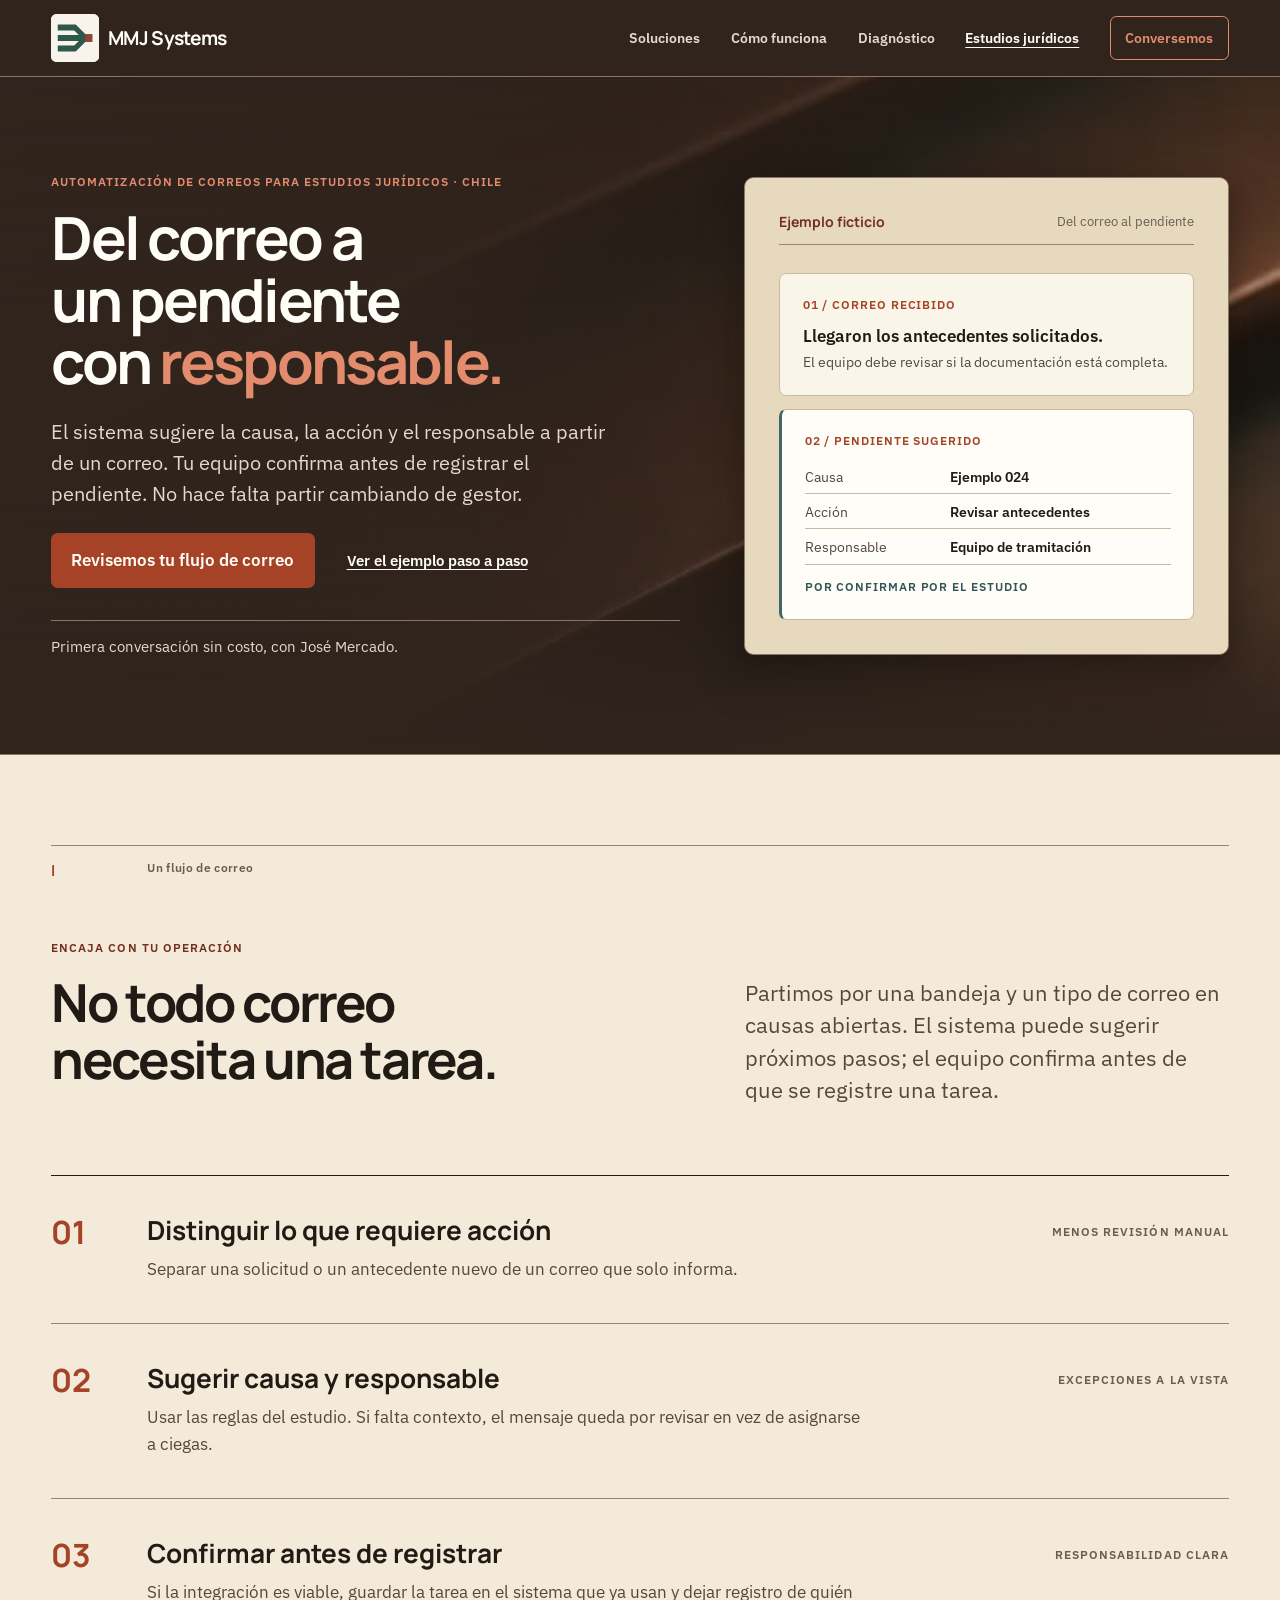
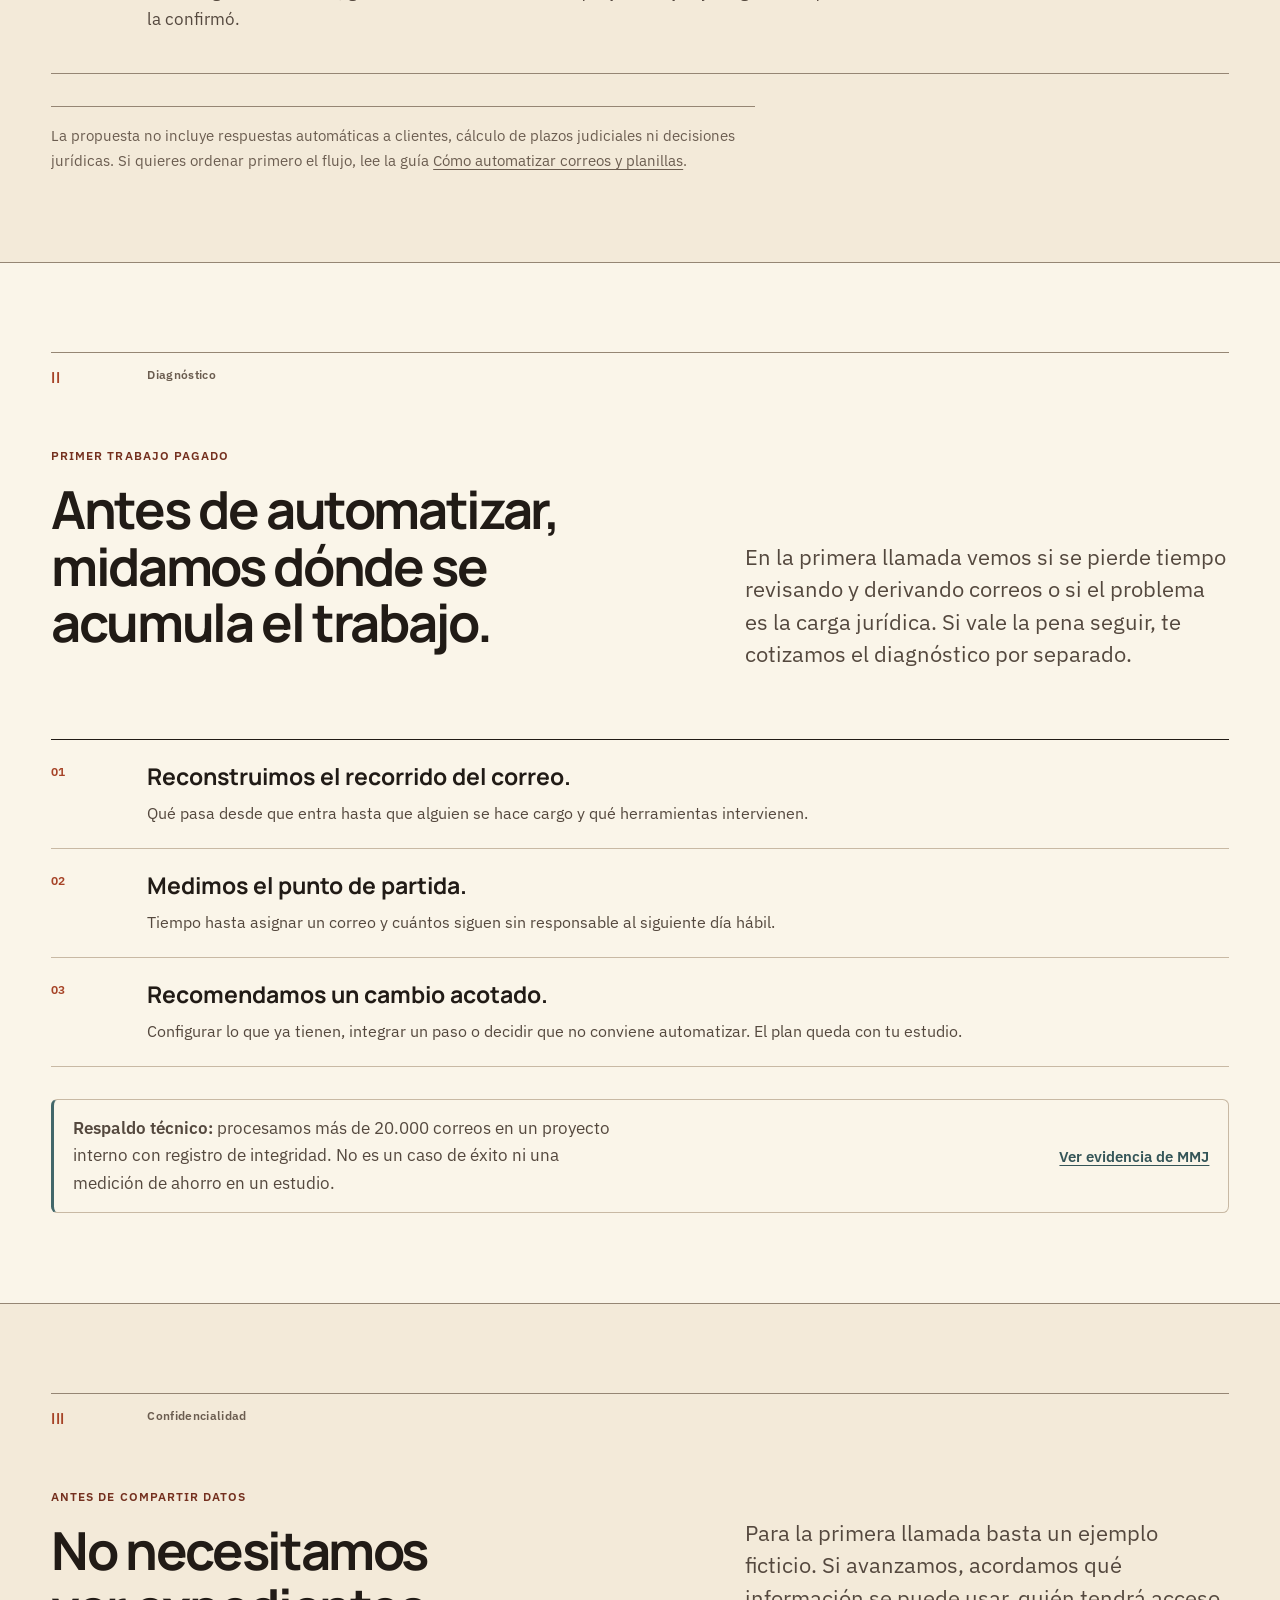
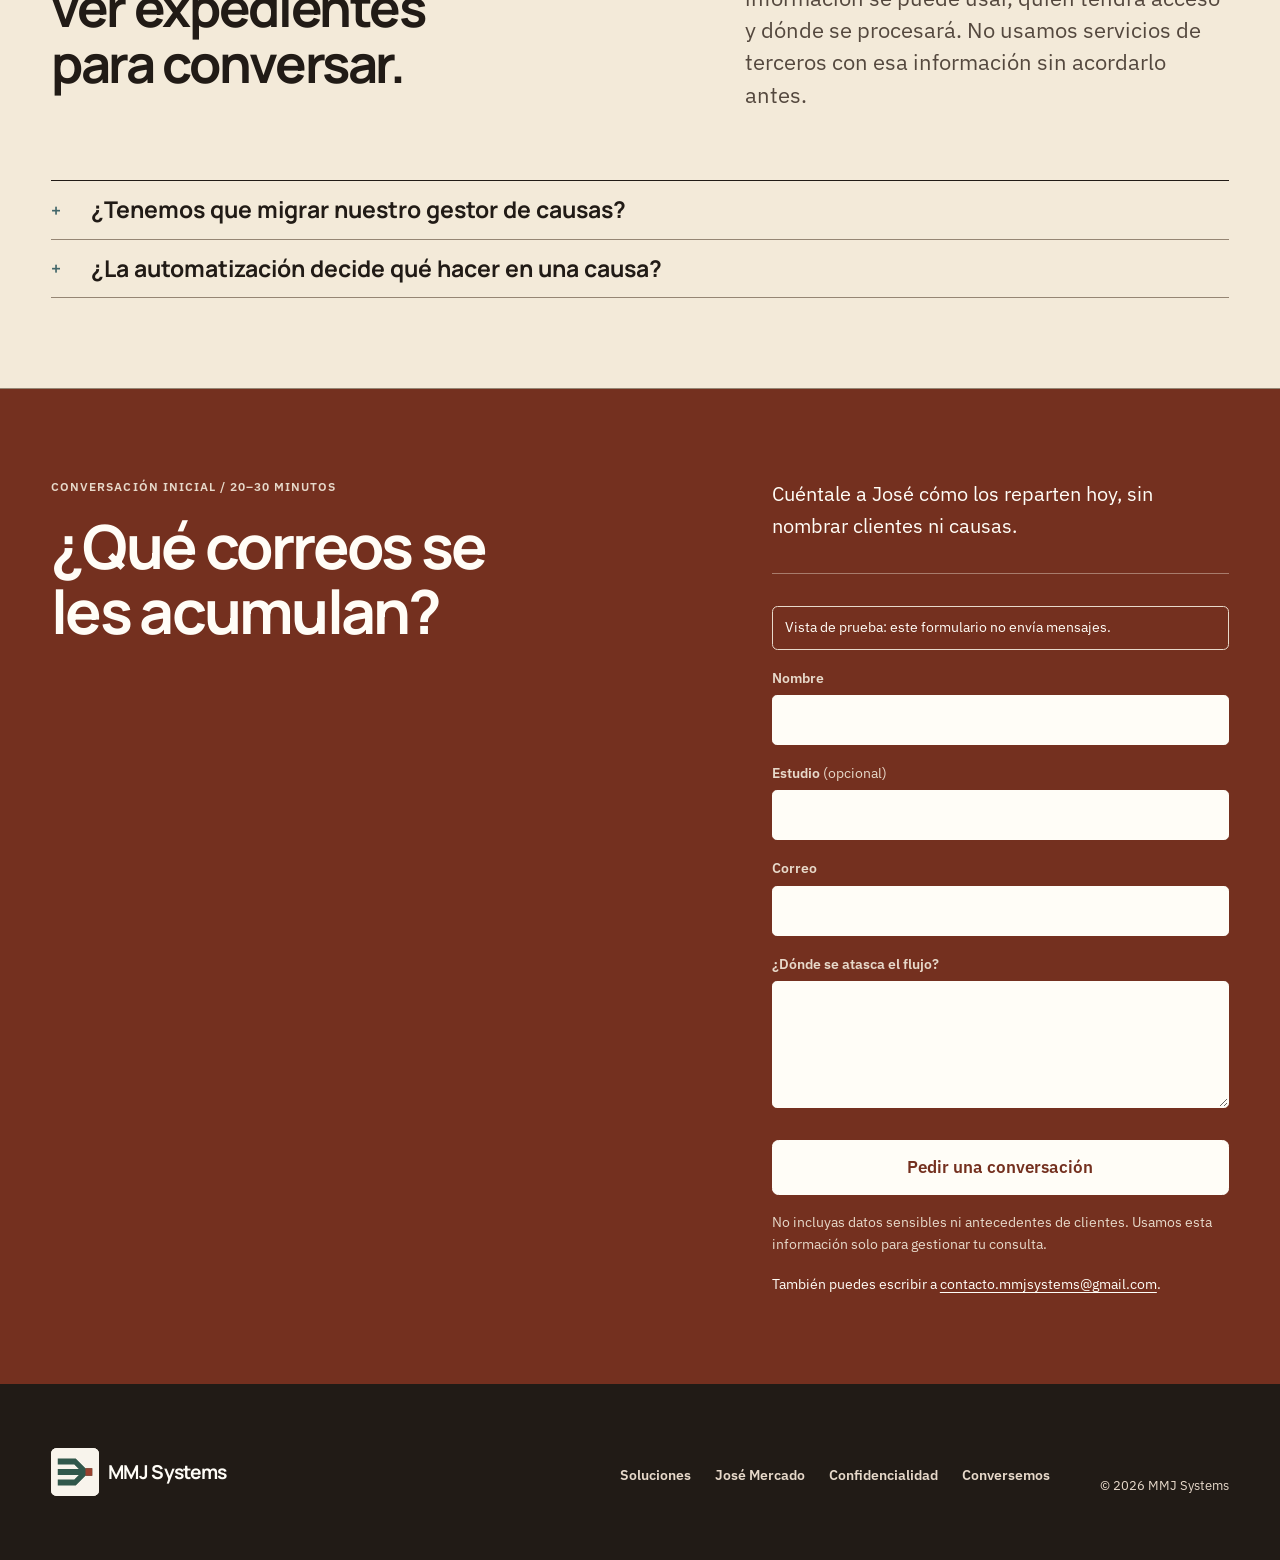
<file: estudios-juridicos/index.html>
<!DOCTYPE html>
<html lang="es-CL" class="no-js">
  <head>
    <meta charset="utf-8">
    <meta name="viewport" content="width=device-width, initial-scale=1">
    <title>Automatización de correos para estudios jurídicos | MMJ Systems</title>
    <meta
      name="description"
      content="Automatización de correos para estudios jurídicos en Chile: del correo a un pendiente con causa y responsable. Tu equipo confirma antes de registrarlo."
    >
    <meta name="robots" content="index, follow, max-image-preview:large">
    <link rel="canonical" href="https://mmjsystems.cl/estudios-juridicos/">
    <meta name="color-scheme" content="light">
    <meta name="theme-color" content="#30241D">
    <meta property="og:type" content="website">
    <meta property="og:url" content="https://mmjsystems.cl/estudios-juridicos/">
    <meta property="og:site_name" content="MMJ Systems">
    <meta property="og:locale" content="es_CL">
    <meta property="og:title" content="Del correo a un pendiente con responsable | MMJ Systems">
    <meta
      property="og:description"
      content="Del correo a un pendiente con causa y responsable. El estudio confirma antes de registrar la tarea, sin cambiar de gestor como punto de partida."
    >
    <meta property="og:image" content="https://mmjsystems.cl/assets/og-recorrido.jpg">
    <meta property="og:image:width" content="1200">
    <meta property="og:image:height" content="630">
    <meta property="og:image:alt" content="MMJ Systems — Menos trabajo manual. Más control.">
    <meta name="twitter:card" content="summary_large_image">
    <meta name="twitter:title" content="Del correo a un pendiente con responsable | MMJ Systems">
    <meta name="twitter:description" content="Automatización de correos para estudios jurídicos en Chile: causa, acción y responsable, con confirmación humana.">
    <meta name="twitter:image" content="https://mmjsystems.cl/assets/og-recorrido.jpg">
    <meta name="twitter:image:alt" content="MMJ Systems: Menos trabajo manual. Más control.">
    <link rel="icon" href="../assets/convergencia-iii.svg" type="image/svg+xml">
    <script type="application/ld+json">
      {
        "@context": "https://schema.org",
        "@type": "Service",
        "@id": "https://mmjsystems.cl/estudios-juridicos/#servicio",
        "name": "Automatización de correos para estudios jurídicos",
        "description": "El sistema sugiere la causa, la acción y el responsable a partir de un correo. El estudio confirma antes de registrar el pendiente.",
        "url": "https://mmjsystems.cl/estudios-juridicos/",
        "provider": {
          "@type": "Organization",
          "@id": "https://mmjsystems.cl/#organizacion",
          "name": "MMJ Systems",
          "url": "https://mmjsystems.cl/"
        },
        "areaServed": { "@type": "Country", "name": "Chile" },
        "audience": { "@type": "BusinessAudience", "audienceType": "Estudios jurídicos" }
      }
    </script>
    <link rel="stylesheet" href="../styles.css">
    <script src="../main.js" defer></script>
  </head>
  <body>
    <a class="skip-link" href="#contenido">Saltar al contenido</a>
    <header class="site-header">
      <div class="shell header-inner">
        <a class="brand" href="../" aria-label="MMJ Systems, inicio" data-carry-campaign>
          <img class="brand-mark" src="../assets/convergencia-iii.svg" alt="" width="48" height="48">
          <span>MMJ Systems</span>
        </a>
        <button class="menu-button" type="button" aria-expanded="false" aria-controls="navigation">
          <span>Menú</span><span class="menu-mark" aria-hidden="true"></span>
        </button>
        <nav class="site-nav" id="navigation" aria-label="Navegación principal">
          <a href="../#capacidades" data-carry-campaign>Soluciones</a>
          <a href="#flujo">Cómo funciona</a>
          <a href="#diagnostico">Diagnóstico</a>
          <a href="./" aria-current="page" data-carry-campaign>Estudios jurídicos</a>
          <a class="nav-contact" href="#contacto">Conversemos</a>
        </nav>
      </div>
    </header>

    <main id="contenido">
      <section class="hero hero-depth ruled-section" aria-labelledby="legal-title">
        <div class="depth-backdrop" aria-hidden="true">
          <div class="depth-scene">
            <picture class="depth-plate">
              <source media="(max-width: 48rem)" srcset="../assets/profundidad/fondo-movil.webp">
              <img src="../assets/profundidad/fondo.webp" alt="" width="1600" height="900" fetchpriority="low" decoding="async">
            </picture>
          </div>
        </div>
        <div class="shell hero-layout">
          <div class="hero-copy">
            <p class="kicker">Automatización de correos para estudios jurídicos · Chile</p>
            <h1 id="legal-title">Del correo a un pendiente con <span>responsable.</span></h1>
            <p class="hero-lead">
              El sistema sugiere la causa, la acción y el responsable a partir
              de un correo. Tu equipo confirma antes de registrar el pendiente.
              No hace falta partir cambiando de gestor.
            </p>
            <div class="actions">
              <a class="button button-primary" href="#contacto">Revisemos tu flujo de correo</a>
              <a class="text-link" href="#ejemplo">Ver el ejemplo paso a paso</a>
            </div>
            <p class="hero-context">Primera conversación sin costo, con José Mercado.</p>
          </div>

          <figure class="legal-example" id="ejemplo" tabindex="-1" aria-labelledby="example-title">
            <figcaption class="board-caption" id="example-title">
              <span>Ejemplo ficticio</span>
              <span class="board-caption-detail">Del correo al pendiente</span>
            </figcaption>
            <div class="example-message">
              <p class="example-label">01 / Correo recibido</p>
              <p><strong>Llegaron los antecedentes solicitados.</strong></p>
              <p>El equipo debe revisar si la documentación está completa.</p>
            </div>
            <div class="example-task">
              <p class="example-label">02 / Pendiente sugerido</p>
              <dl>
                <div><dt>Causa</dt><dd>Ejemplo 024</dd></div>
                <div><dt>Acción</dt><dd>Revisar antecedentes</dd></div>
                <div><dt>Responsable</dt><dd>Equipo de tramitación</dd></div>
              </dl>
              <p class="example-status">Por confirmar por el estudio</p>
            </div>
          </figure>
        </div>
      </section>

      <section class="ruled-section" id="flujo" aria-labelledby="flow-title">
        <div class="shell">
          <div class="section-index"><span>I</span><span>Un flujo de correo</span></div>
          <div class="intro-grid">
            <div>
              <p class="kicker">Encaja con tu operación</p>
              <h2 id="flow-title">No todo correo necesita una tarea.</h2>
            </div>
            <p class="section-lead">
              Partimos por una bandeja y un tipo de correo en causas abiertas.
              El sistema puede sugerir próximos pasos; el equipo confirma antes
              de que se registre una tarea.
            </p>
          </div>
          <ol class="process-list">
            <li>
              <span class="process-num">01</span>
              <div>
                <h3>Distinguir lo que requiere acción</h3>
                <p>Separar una solicitud o un antecedente nuevo de un correo que solo informa.</p>
              </div>
              <span class="process-output">Menos revisión manual</span>
            </li>
            <li>
              <span class="process-num">02</span>
              <div>
                <h3>Sugerir causa y responsable</h3>
                <p>Usar las reglas del estudio. Si falta contexto, el mensaje queda por revisar en vez de asignarse a ciegas.</p>
              </div>
              <span class="process-output">Excepciones a la vista</span>
            </li>
            <li>
              <span class="process-num">03</span>
              <div>
                <h3>Confirmar antes de registrar</h3>
                <p>Si la integración es viable, guardar la tarea en el sistema que ya usan y dejar registro de quién la confirmó.</p>
              </div>
              <span class="process-output">Responsabilidad clara</span>
            </li>
          </ol>
          <p class="section-note">
            La propuesta no incluye respuestas automáticas a clientes, cálculo
            de plazos judiciales ni decisiones jurídicas. Si quieres ordenar
            primero el flujo, lee la guía
            <a href="../guias/automatizar-correos-y-planillas/" data-carry-campaign>Cómo automatizar correos y planillas</a>.
          </p>
        </div>
      </section>

      <section class="evidence ruled-section" id="diagnostico" aria-labelledby="diagnostic-title">
        <div class="shell">
          <div class="section-index"><span>II</span><span>Diagnóstico</span></div>
          <div class="intro-grid">
            <div>
              <p class="kicker">Primer trabajo pagado</p>
              <h2 id="diagnostic-title">Antes de automatizar, midamos dónde se acumula el trabajo.</h2>
            </div>
            <p class="section-lead">
              En la primera llamada vemos si se pierde tiempo revisando y
              derivando correos o si el problema es la carga jurídica. Si vale
              la pena seguir, te cotizamos el diagnóstico por separado.
            </p>
          </div>
          <ul class="capability-list">
            <li>
              <span>01</span>
              <div>
                <strong>Reconstruimos el recorrido del correo.</strong>
                <p>Qué pasa desde que entra hasta que alguien se hace cargo y qué herramientas intervienen.</p>
              </div>
            </li>
            <li>
              <span>02</span>
              <div>
                <strong>Medimos el punto de partida.</strong>
                <p>Tiempo hasta asignar un correo y cuántos siguen sin responsable al siguiente día hábil.</p>
              </div>
            </li>
            <li>
              <span>03</span>
              <div>
                <strong>Recomendamos un cambio acotado.</strong>
                <p>Configurar lo que ya tienen, integrar un paso o decidir que no conviene automatizar. El plan queda con tu estudio.</p>
              </div>
            </li>
          </ul>
          <div class="application-link">
            <p><strong>Respaldo técnico:</strong> procesamos más de 20.000 correos en un proyecto interno con registro de integridad. No es un caso de éxito ni una medición de ahorro en un estudio.</p>
            <a class="text-link" href="../#evidencia" data-carry-campaign>Ver evidencia de MMJ</a>
          </div>
        </div>
      </section>

      <section class="faq ruled-section" id="privacidad" aria-labelledby="privacy-title">
        <div class="shell">
          <div class="section-index"><span>III</span><span>Confidencialidad</span></div>
          <div class="intro-grid">
            <div>
              <p class="kicker">Antes de compartir datos</p>
              <h2 id="privacy-title">No necesitamos ver expedientes para conversar.</h2>
            </div>
            <p class="section-lead">
              Para la primera llamada basta un ejemplo ficticio. Si avanzamos,
              acordamos qué información se puede usar, quién tendrá acceso y
              dónde se procesará. No usamos servicios de terceros con esa
              información sin acordarlo antes.
            </p>
          </div>
          <div class="faq-list">
            <details>
              <summary>¿Tenemos que migrar nuestro gestor de causas?</summary>
              <p>No es el punto de partida. Revisamos primero qué puede hacer el gestor actual y si permite una integración que respete sus permisos.</p>
            </details>
            <details>
              <summary>¿La automatización decide qué hacer en una causa?</summary>
              <p>No. Puede sugerir una asignación o un pendiente. La confirmación y las decisiones siguen siendo del estudio.</p>
            </details>
          </div>
        </div>
      </section>

      <section class="contact" id="contacto" aria-labelledby="contact-title">
        <div class="shell contact-grid">
          <div>
            <p class="kicker">Conversación inicial / 20–30 minutos</p>
            <h2 id="contact-title">¿Qué correos se les acumulan?</h2>
          </div>
          <div class="contact-action">
            <p>Cuéntale a José cómo los reparten hoy, sin nombrar clientes ni causas.</p>
            <form class="contact-form" id="contact-form" method="post" data-contact-source="Estudios jurídicos" hidden>
              <div class="form-field">
                <label for="f-nombre">Nombre</label>
                <input id="f-nombre" name="nombre" type="text" autocomplete="name" required minlength="2" maxlength="80">
              </div>
              <div class="form-field">
                <label for="f-empresa">Estudio <span>(opcional)</span></label>
                <input id="f-empresa" name="empresa" type="text" autocomplete="organization" maxlength="80">
              </div>
              <div class="form-field">
                <label for="f-email">Correo</label>
                <input id="f-email" name="email" type="email" autocomplete="email" required maxlength="120">
              </div>
              <div class="form-field">
                <label for="f-mensaje">¿Dónde se atasca el flujo?</label>
                <textarea id="f-mensaje" name="mensaje" rows="4" required minlength="10" maxlength="1850" aria-describedby="contact-privacy"></textarea>
              </div>
              <div class="form-field form-trap" aria-hidden="true">
                <label for="f-sitio">No completar</label>
                <input id="f-sitio" name="sitio" type="text" tabindex="-1" autocomplete="off">
              </div>
              <p class="form-status" id="form-status" role="status" aria-live="polite"></p>
              <button class="button button-light" type="submit">Pedir una conversación</button>
            </form>
            <p class="contact-note" id="contact-privacy">
              No incluyas datos sensibles ni antecedentes de clientes. Usamos
              esta información solo para gestionar tu consulta.
            </p>
            <p class="contact-alt">
              También puedes escribir a
              <a href="mailto:contacto.mmjsystems@gmail.com?subject=Flujo%20de%20correo%20para%20un%20estudio%20jur%C3%ADdico">contacto.mmjsystems@gmail.com</a>.
            </p>
          </div>
        </div>
      </section>
    </main>

    <footer class="site-footer">
      <div class="shell footer-grid">
        <a class="brand brand-footer" href="../" aria-label="MMJ Systems, inicio" data-carry-campaign>
          <img class="brand-mark" src="../assets/convergencia-iii.svg" alt="" width="48" height="48">
          <span>MMJ Systems</span>
        </a>
        <nav class="footer-nav" aria-label="Navegación secundaria">
          <a href="../#capacidades" data-carry-campaign>Soluciones</a>
          <a href="../#responsabilidad" data-carry-campaign>José Mercado</a>
          <a href="#privacidad">Confidencialidad</a>
          <a href="#contacto">Conversemos</a>
        </nav>
        <p>© <span data-year>2026</span> MMJ Systems</p>
      </div>
    </footer>
  </body>
</html>
</file>
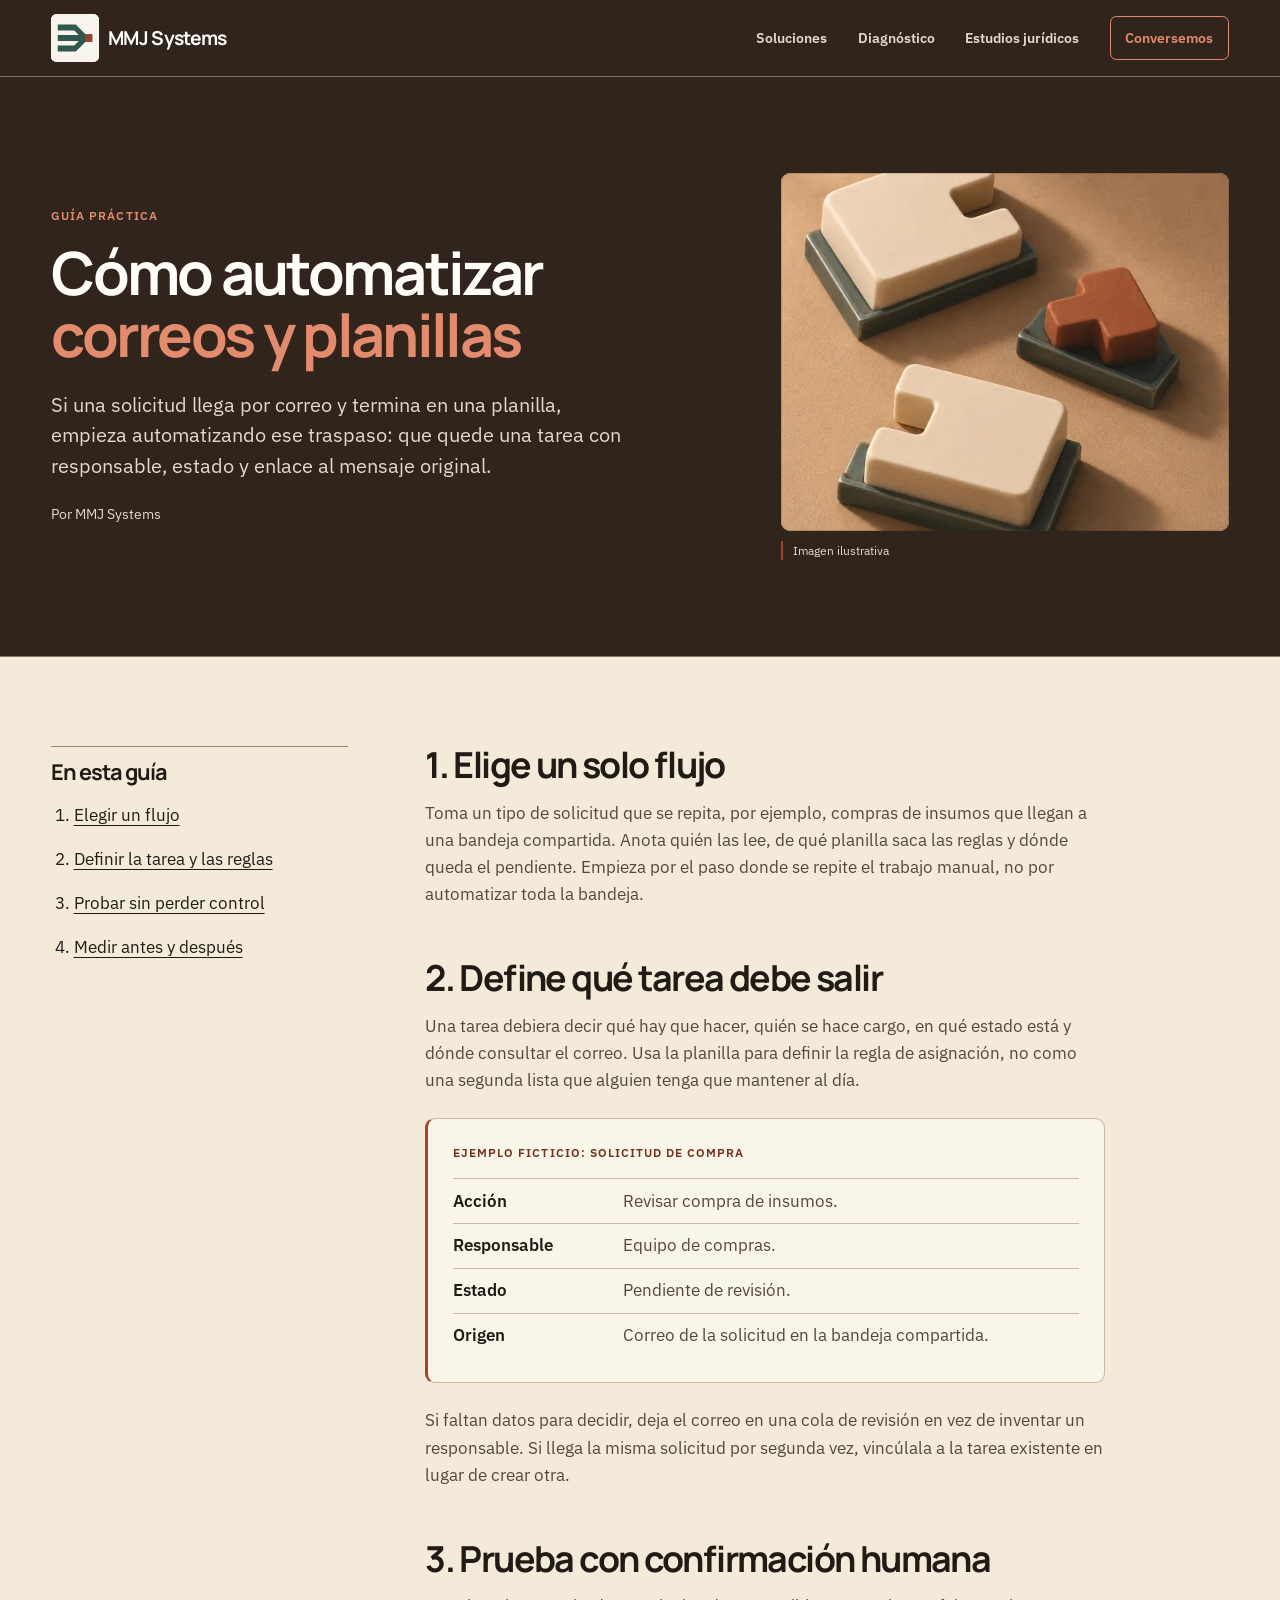
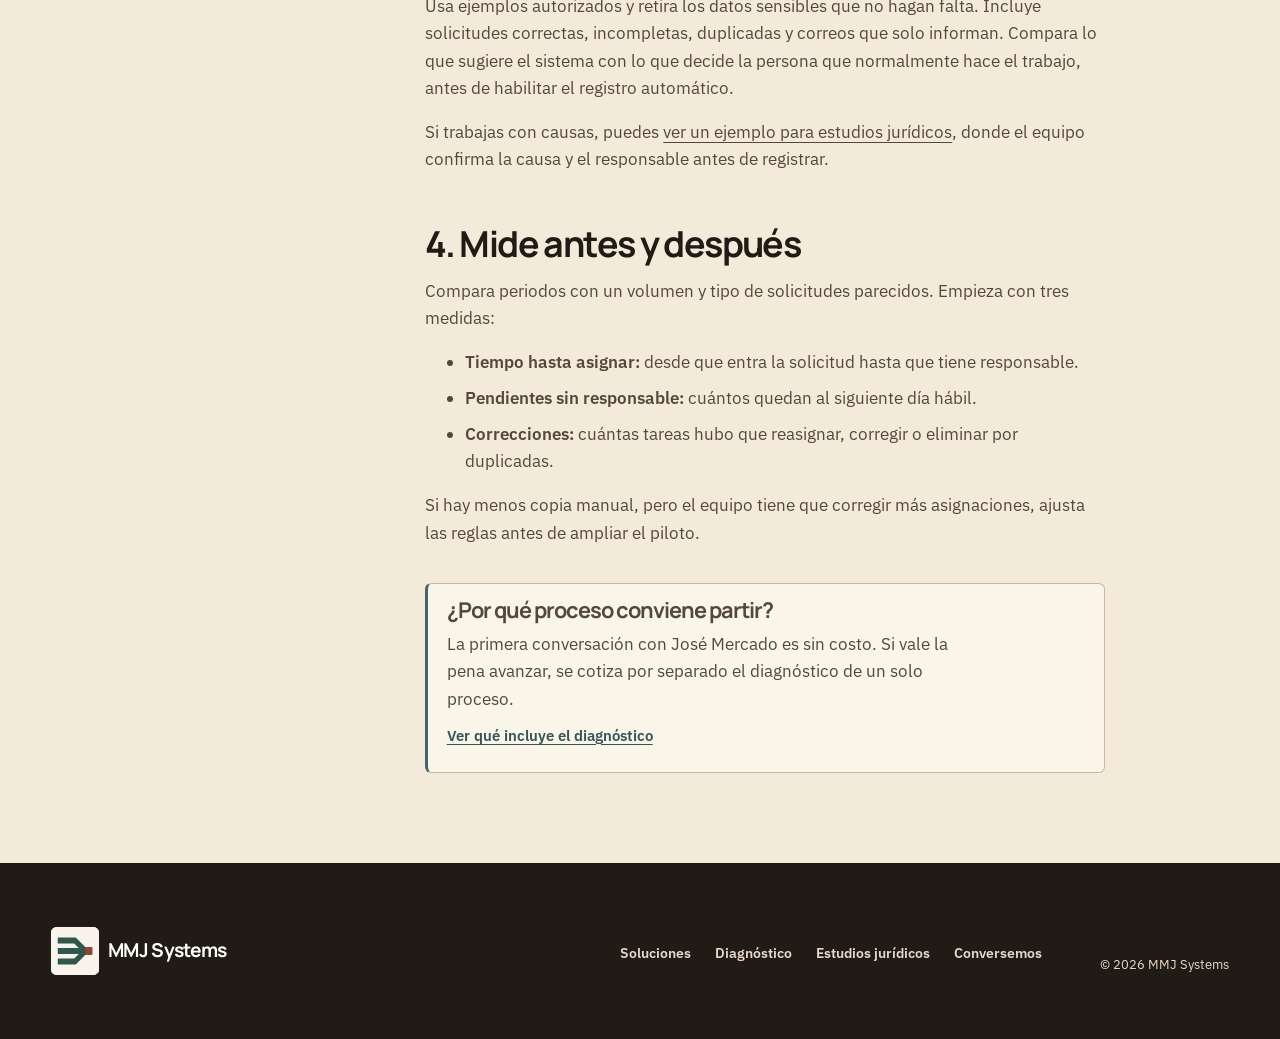
<file: guias/automatizar-correos-y-planillas/index.html>
<!DOCTYPE html>
<html lang="es-CL" class="no-js">
  <head>
    <meta charset="utf-8">
    <meta name="viewport" content="width=device-width, initial-scale=1">
    <title>Cómo automatizar correos y planillas | MMJ Systems</title>
    <meta name="description" content="Convierte correos y planillas en tareas con responsable. Guía práctica para elegir un flujo, definir reglas, probar un piloto y medir si funciona.">
    <meta name="robots" content="index, follow, max-image-preview:large">
    <meta name="author" content="MMJ Systems">
    <link rel="canonical" href="https://mmjsystems.cl/guias/automatizar-correos-y-planillas/">
    <meta name="color-scheme" content="light">
    <meta name="theme-color" content="#30241D">
    <meta property="og:type" content="article">
    <meta property="og:url" content="https://mmjsystems.cl/guias/automatizar-correos-y-planillas/">
    <meta property="og:site_name" content="MMJ Systems">
    <meta property="og:locale" content="es_CL">
    <meta property="og:title" content="Cómo automatizar correos y planillas | MMJ Systems">
    <meta property="og:description" content="Convierte solicitudes dispersas en tareas con responsable. Aprende a elegir un flujo, definir reglas y medir un piloto.">
    <meta property="og:image" content="https://mmjsystems.cl/assets/og-recorrido.jpg">
    <meta property="og:image:width" content="1200">
    <meta property="og:image:height" content="630">
    <meta property="og:image:alt" content="MMJ Systems: Menos trabajo manual. Más control.">
    <meta name="twitter:card" content="summary_large_image">
    <meta name="twitter:title" content="Cómo automatizar correos y planillas | MMJ Systems">
    <meta name="twitter:description" content="Convierte solicitudes dispersas en tareas con responsable. Aprende a elegir un flujo, definir reglas y medir un piloto.">
    <meta name="twitter:image" content="https://mmjsystems.cl/assets/og-recorrido.jpg">
    <meta name="twitter:image:alt" content="MMJ Systems: Menos trabajo manual. Más control.">
    <link rel="icon" href="../../assets/convergencia-iii.svg" type="image/svg+xml">
    <script type="application/ld+json">
      {
        "@context": "https://schema.org",
        "@type": "Article",
        "@id": "https://mmjsystems.cl/guias/automatizar-correos-y-planillas/#articulo",
        "mainEntityOfPage": "https://mmjsystems.cl/guias/automatizar-correos-y-planillas/",
        "headline": "Cómo automatizar correos y planillas",
        "description": "Guía para convertir solicitudes dispersas en tareas con responsable, definir reglas de revisión y medir un piloto.",
        "image": "https://mmjsystems.cl/assets/profundidad/senales.webp",
        "inLanguage": "es-CL",
        "author": {
          "@type": "Organization",
          "@id": "https://mmjsystems.cl/#organizacion",
          "name": "MMJ Systems",
          "url": "https://mmjsystems.cl/"
        },
        "publisher": { "@id": "https://mmjsystems.cl/#organizacion" }
      }
    </script>
    <link rel="stylesheet" href="../../styles.css">
    <script src="../../main.js" defer></script>
  </head>
  <body>
    <a class="skip-link" href="#contenido">Saltar al contenido</a>

    <header class="site-header">
      <div class="shell header-inner">
        <a class="brand" href="../../" aria-label="MMJ Systems, inicio" data-carry-campaign>
          <img class="brand-mark" src="../../assets/convergencia-iii.svg" alt="" width="48" height="48">
          <span>MMJ Systems</span>
        </a>
        <button class="menu-button" type="button" aria-expanded="false" aria-controls="navigation">
          <span>Menú</span><span class="menu-mark" aria-hidden="true"></span>
        </button>
        <nav class="site-nav" id="navigation" aria-label="Navegación principal">
          <a href="../../#capacidades" data-carry-campaign>Soluciones</a>
          <a href="../../#empezar" data-carry-campaign>Diagnóstico</a>
          <a href="../../estudios-juridicos/" data-carry-campaign>Estudios jurídicos</a>
          <a class="nav-contact" href="../../#contacto" data-carry-campaign>Conversemos</a>
        </nav>
      </div>
    </header>

    <main id="contenido" tabindex="-1">
      <article aria-labelledby="guide-title">
        <header class="hero guide-hero ruled-section">
          <div class="shell hero-layout">
            <div class="hero-copy">
              <p class="kicker">Guía práctica</p>
              <h1 id="guide-title">Cómo automatizar <span>correos y planillas</span></h1>
              <p class="hero-lead">
                Si una solicitud llega por correo y termina en una planilla,
                empieza automatizando ese traspaso: que quede una tarea con
                responsable, estado y enlace al mensaje original.
              </p>
              <p class="guide-byline">Por MMJ Systems</p>
            </div>
            <figure class="editorial-photo guide-visual">
              <div class="photo-window">
                <img
                  src="../../assets/profundidad/senales.webp"
                  srcset="../../assets/profundidad/senales-movil.webp 560w, ../../assets/profundidad/senales.webp 1000w"
                  sizes="(max-width: 48rem) calc(100vw - 2rem), (max-width: 56rem) 480px, 40vw"
                  alt="Tres piezas separadas sobre bases metálicas."
                  width="1000"
                  height="1250"
                  decoding="async"
                >
              </div>
              <figcaption>Imagen ilustrativa</figcaption>
            </figure>
          </div>
        </header>

        <div class="shell guide-layout">
          <nav class="guide-index" aria-labelledby="guide-index-title">
            <h2 id="guide-index-title">En esta guía</h2>
            <ol>
              <li><a href="#elegir">Elegir un flujo</a></li>
              <li><a href="#reglas">Definir la tarea y las reglas</a></li>
              <li><a href="#piloto">Probar sin perder control</a></li>
              <li><a href="#medicion">Medir antes y después</a></li>
            </ol>
          </nav>

          <div class="guide-prose">
            <section id="elegir" aria-labelledby="guide-scope">
              <h2 id="guide-scope">1. Elige un solo flujo</h2>
              <p>
                Toma un tipo de solicitud que se repita, por ejemplo, compras de
                insumos que llegan a una bandeja compartida. Anota quién las lee,
                de qué planilla saca las reglas y dónde queda el pendiente.
                Empieza por el paso donde se repite el trabajo manual, no por
                automatizar toda la bandeja.
              </p>
            </section>
            <section id="reglas" aria-labelledby="guide-rules">
              <h2 id="guide-rules">2. Define qué tarea debe salir</h2>
              <p>
                Una tarea debiera decir qué hay que hacer, quién se hace cargo,
                en qué estado está y dónde consultar el correo. Usa la planilla
                para definir la regla de asignación, no como una segunda lista
                que alguien tenga que mantener al día.
              </p>
              <figure class="guide-example">
                <figcaption class="kicker">Ejemplo ficticio: solicitud de compra</figcaption>
                <dl>
                  <div><dt>Acción</dt><dd>Revisar compra de insumos.</dd></div>
                  <div><dt>Responsable</dt><dd>Equipo de compras.</dd></div>
                  <div><dt>Estado</dt><dd>Pendiente de revisión.</dd></div>
                  <div><dt>Origen</dt><dd>Correo de la solicitud en la bandeja compartida.</dd></div>
                </dl>
              </figure>
              <p>
                Si faltan datos para decidir, deja el correo en una cola de
                revisión en vez de inventar un responsable. Si llega la misma
                solicitud por segunda vez, vincúlala a la tarea existente en
                lugar de crear otra.
              </p>
            </section>
            <section id="piloto" aria-labelledby="guide-pilot">
              <h2 id="guide-pilot">3. Prueba con confirmación humana</h2>
              <p>
                Usa ejemplos autorizados y retira los datos sensibles que no
                hagan falta. Incluye solicitudes correctas, incompletas,
                duplicadas y correos que solo informan. Compara lo que sugiere
                el sistema con lo que decide la persona que normalmente hace
                el trabajo, antes de habilitar el registro automático.
              </p>
              <p>
                Si trabajas con causas, puedes
                <a href="../../estudios-juridicos/#ejemplo" data-carry-campaign>ver un ejemplo para estudios jurídicos</a>,
                donde el equipo confirma la causa y el responsable antes de registrar.
              </p>
            </section>
            <section id="medicion" aria-labelledby="guide-measure">
              <h2 id="guide-measure">4. Mide antes y después</h2>
              <p>Compara periodos con un volumen y tipo de solicitudes parecidos. Empieza con tres medidas:</p>
              <ul>
                <li><strong>Tiempo hasta asignar:</strong> desde que entra la solicitud hasta que tiene responsable.</li>
                <li><strong>Pendientes sin responsable:</strong> cuántos quedan al siguiente día hábil.</li>
                <li><strong>Correcciones:</strong> cuántas tareas hubo que reasignar, corregir o eliminar por duplicadas.</li>
              </ul>
              <p>
                Si hay menos copia manual, pero el equipo tiene que corregir
                más asignaciones, ajusta las reglas antes de ampliar el piloto.
              </p>
            </section>

            <aside class="application-link guide-related" aria-labelledby="guide-next">
              <h2 id="guide-next">¿Por qué proceso conviene partir?</h2>
              <p>
                La primera conversación con José Mercado es sin costo.
                Si vale la pena avanzar, se cotiza por separado el diagnóstico de un solo proceso.
              </p>
              <a class="text-link" href="../../#empezar" data-carry-campaign>Ver qué incluye el diagnóstico</a>
            </aside>
          </div>
        </div>
      </article>
    </main>

    <footer class="site-footer">
      <div class="shell footer-grid">
        <a class="brand brand-footer" href="../../" aria-label="MMJ Systems, inicio" data-carry-campaign>
          <img class="brand-mark" src="../../assets/convergencia-iii.svg" alt="" width="48" height="48">
          <span>MMJ Systems</span>
        </a>
        <nav class="footer-nav" aria-label="Navegación secundaria">
          <a href="../../#capacidades" data-carry-campaign>Soluciones</a>
          <a href="../../#empezar" data-carry-campaign>Diagnóstico</a>
          <a href="../../estudios-juridicos/" data-carry-campaign>Estudios jurídicos</a>
          <a href="../../#contacto" data-carry-campaign>Conversemos</a>
        </nav>
        <p>© <span data-year>2026</span> MMJ Systems</p>
      </div>
    </footer>
  </body>
</html>
</file>
<file: styles.css>
@font-face {
  font-family: Manrope;
  src: url("assets/fonts/manrope-700.woff2") format("woff2");
  font-style: normal;
  font-weight: 700;
  font-display: swap;
}
@font-face {
  font-family: "IBM Plex Sans";
  src: url("assets/fonts/ibm-plex-sans-400-600.woff2") format("woff2");
  font-style: normal;
  font-weight: 400 600;
  font-display: swap;
}

:root {
  --paper: #f3ead9;
  --paper-light: #faf5e9;
  --paper-deep: #e6d9bd;
  --ink: #211b16;
  --ink-soft: #54483e;
  --muted: #6b5d50;
  --line: #c8b9a4;
  --line-dark: #958674;
  --clay: #a64327;
  --clay-dark: #74301f;
  --clay-light: #e28b6d;
  --coffee: #30241d;
  --mineral: #42676a;
  --mineral-dark: #345558;
  --white: #fffdf7;
  --on-dark: #e7d9ca;
  --line-on-dark: #8b7565;
  --media-radius: 0.6rem;
  --display: Manrope, "Helvetica Neue", Arial, sans-serif;
  --sans: "IBM Plex Sans", "Helvetica Neue", Arial, sans-serif;
  --gutter: clamp(1rem, 4vw, 4rem);
  --section-space: clamp(3.75rem, 7vw, 6.75rem);
  --max-width: 90rem;
  --header-height: 4.75rem;
  --focus: var(--mineral);
}

*,
*::before,
*::after {
  box-sizing: border-box;
}
html {
  background: var(--paper);
}
body {
  margin: 0;
  color: var(--ink);
  background: var(--paper);
  font-family: var(--sans);
  font-size: 1.0625rem;
  line-height: 1.6;
}
a {
  color: inherit;
  text-decoration-thickness: 0.08em;
  text-underline-offset: 0.22em;
}
button {
  color: inherit;
  font: inherit;
}
:focus-visible {
  outline: 3px solid var(--focus);
  outline-offset: 4px;
}
.hero,
.site-header,
.contact,
.site-footer {
  --focus: var(--paper);
}
.skip-link {
  position: fixed;
  top: 0.75rem;
  left: 0.75rem;
  z-index: 100;
  padding: 0.75rem 1rem;
  background: var(--ink);
  color: var(--white);
  transform: translateY(-160%);
}
.skip-link:focus {
  transform: translateY(0);
}
.shell {
  width: min(100%, var(--max-width));
  margin-inline: auto;
  padding-inline: var(--gutter);
}
.site-header {
  position: sticky;
  top: 0;
  z-index: 40;
  color: var(--white);
  background: var(--coffee);
  border-bottom: 1px solid var(--line-on-dark);
}
.header-inner {
  display: grid;
  grid-template-columns: auto 1fr;
  align-items: center;
  min-height: var(--header-height);
}
.brand {
  display: inline-flex;
  align-items: center;
  gap: 0.55rem;
  width: fit-content;
  min-height: 44px;
  font-family: var(--display);
  font-size: 1.2rem;
  font-weight: 700;
  letter-spacing: -0.035em;
  text-decoration: none;
}
.brand-mark {
  display: block;
  width: 3rem;
  height: 3rem;
  flex: none;
  border-radius: 0.35rem;
  background: #f8f4ec;
}
.site-nav {
  display: flex;
  justify-content: flex-end;
  align-items: stretch;
  gap: clamp(1.25rem, 2.4vw, 2.75rem);
}
.site-nav a {
  display: inline-flex;
  align-items: center;
  min-height: 44px;
  color: var(--on-dark);
  font-size: 0.9rem;
  font-weight: 600;
  text-decoration: none;
  text-underline-offset: 0.3em;
}
.site-nav a:hover,
.site-nav a[aria-current] {
  color: var(--white);
  text-decoration: underline;
  text-decoration-thickness: 1px;
}
.site-nav .nav-contact {
  align-self: center;
  padding: 0 0.9rem;
  border: 1px solid var(--clay-light);
  border-radius: 0.4rem;
  color: var(--clay-light);
}
.site-nav .nav-contact:hover {
  background: var(--paper-light);
  color: var(--coffee);
}
.menu-button {
  display: none;
  min-width: 44px;
  min-height: 44px;
  border: 1px solid var(--line-on-dark);
  background: transparent;
  color: var(--white);
  border-radius: 0.4rem;
}
.ruled-section {
  position: relative;
  padding-block: var(--section-space);
  border-bottom: 1px solid var(--line-dark);
  scroll-margin-top: var(--header-height);
}
.kicker,
.section-index,
.process-output,
.contact-note {
  font-family: var(--sans);
  font-weight: 600;
  font-size: 0.72rem;
  letter-spacing: 0.09em;
  text-transform: uppercase;
}
.kicker {
  margin: 0 0 1rem;
  color: var(--clay-dark);
}
h1,
h2,
h3,
p {
  margin-top: 0;
}
h1,
h2 {
  margin-bottom: 1.5rem;
  font-family: var(--display);
  font-weight: 700;
  letter-spacing: -0.045em;
  line-height: 1.08;
  text-wrap: balance;
}
h1 {
  max-width: 22ch;
  font-size: clamp(3.15rem, 4.6vw, 5.3rem);
}
h2 {
  max-width: 18ch;
  font-size: clamp(2.25rem, 4.1vw, 3.9rem);
}
h3 {
  margin-bottom: 0.65rem;
  font-family: var(--display);
  font-weight: 700;
  font-size: clamp(1.3rem, 2.05vw, 1.8rem);
  line-height: 1.12;
}
.hero {
  display: flex;
  align-items: center;
  padding-block: clamp(3.75rem, 7.5vw, 7.5rem);
  color: var(--white);
  background: var(--coffee);
  border-bottom-color: var(--line-on-dark);
}
.hero-depth {
  isolation: isolate;
}
.depth-backdrop {
  position: absolute;
  z-index: -1;
  inset: 0;
  overflow: hidden;
  overflow: clip;
  pointer-events: none;
}
.depth-scene {
  position: absolute;
  inset: 0 0 auto;
  height: min(64rem, 100%);
}
.depth-scene::after {
  position: absolute;
  inset: 0;
  background:
    linear-gradient(180deg, rgb(48 36 29 / 20%), transparent 36% 62%, var(--coffee)),
    linear-gradient(90deg, var(--coffee), rgb(48 36 29 / 93%) 31%, rgb(48 36 29 / 46%) 59%, rgb(48 36 29 / 12%) 100%);
  content: "";
}
.depth-plate {
  display: block;
  position: absolute;
  inset: 0;
  width: 100%;
  height: 100%;
}
.depth-plate img {
  display: block;
  width: 100%;
  height: 100%;
  object-fit: cover;
  object-position: 65% center;
}
.hero .kicker,
.hero h1 span {
  color: var(--clay-light);
}
.hero-layout {
  display: grid;
  grid-template-columns: minmax(0, 1.13fr) minmax(0, 0.87fr);
  gap: clamp(2.5rem, 5vw, 6.5rem);
  align-items: center;
}
.hero h1 {
  max-width: 17ch;
  font-size: clamp(2.8rem, 4.65vw, 4.85rem);
  line-height: 1.04;
  overflow-wrap: anywhere;
}
.hero-lead {
  max-width: 48ch;
  color: var(--on-dark);
  font-size: clamp(1.08rem, 1.6vw, 1.32rem);
  line-height: 1.5;
}
.hero .hero-context {
  max-width: 43rem;
  margin: clamp(1.8rem, 3.5vh, 2.6rem) 0 0;
  padding-top: 0.9rem;
  border-top: 1px solid var(--line-on-dark);
  color: var(--on-dark);
  font-size: 0.92rem;
}
.hero .text-link:hover {
  color: var(--clay-light);
}
.section-lead {
  max-width: 42rem;
  color: var(--ink-soft);
  font-size: clamp(1.1rem, 1.7vw, 1.35rem);
  line-height: 1.5;
}
.actions {
  display: flex;
  flex-wrap: wrap;
  align-items: center;
  gap: 1.25rem 2rem;
  margin-top: 1.5rem;
}
.button {
  display: inline-flex;
  align-items: center;
  justify-content: center;
  min-height: 48px;
  padding: 0.8rem 1.2rem;
  border: 1px solid currentColor;
  border-radius: 0.4rem;
  font-weight: 600;
  text-decoration: none;
}
.button-primary {
  border-color: var(--clay);
  background: var(--clay);
  color: var(--white);
}
.button-primary:hover {
  border-color: var(--clay-dark);
  background: var(--clay-dark);
}
.hero .button-primary:hover {
  border-color: var(--paper-light);
  background: var(--paper-light);
  color: var(--coffee);
}
.text-link {
  display: inline-flex;
  align-items: center;
  min-height: 44px;
  font-size: 0.95rem;
  font-weight: 600;
  gap: 0.4rem;
}
.legal-example {
  width: 100%;
  margin: 0;
  scroll-margin-top: calc(var(--header-height) + 1rem);
  padding: clamp(1rem, 2.65vw, 2.45rem);
  border: 1px solid var(--line-on-dark);
  border-radius: var(--media-radius);
  background: var(--paper-deep);
  color: var(--ink);
  box-shadow: 0 0.4rem 1.2rem rgb(21 14 10 / 20%), 0 1.5rem 3rem rgb(21 14 10 / 32%);
}
.board-caption {
  display: flex;
  flex-wrap: wrap;
  justify-content: space-between;
  align-items: center;
  gap: 0.15rem 0.5rem;
  margin-bottom: clamp(1rem, 2.15vw, 1.9rem);
  padding-bottom: 0.65rem;
  border-bottom: 1px solid var(--line-dark);
  color: var(--clay-dark);
  font-family: var(--display);
  font-size: 0.88rem;
  font-weight: 700;
}
.board-caption-detail {
  color: var(--muted);
  font-family: var(--sans);
  font-size: 0.8rem;
  font-weight: 400;
}
.example-label,
.example-status {
  margin-bottom: 0.6rem;
  color: var(--mineral-dark);
  font-size: 0.72rem;
  font-weight: 600;
  letter-spacing: 0.08em;
  text-transform: uppercase;
}
.application-link a {
  color: var(--mineral-dark);
}
.application-link {
  display: flex;
  flex-wrap: wrap;
  align-items: center;
  justify-content: space-between;
  gap: 0.5rem 2rem;
  margin-top: 2rem;
  padding: 0.95rem 1.15rem;
  border: 1px solid var(--line);
  border-left: 3px solid var(--mineral);
  border-radius: 0.4rem;
  background: var(--paper-light);
}
.application-link p {
  max-width: 54ch;
  margin: 0;
  color: var(--ink-soft);
}
.example-message,
.example-task {
  padding: clamp(0.85rem, 2vw, 1.4rem);
  border: 1px solid var(--line);
  border-radius: 0.45rem;
  background: var(--paper-light);
}
.example-task {
  margin-top: 0.8rem;
  border-left: 3px solid var(--mineral);
  background: var(--white);
}
.example-label {
  margin-bottom: 0.5rem;
  color: var(--clay);
}
.example-message p:not(.example-label),
.example-status {
  margin-bottom: 0;
}
.example-message p:nth-child(3) {
  color: var(--ink-soft);
  font-size: 0.9rem;
}
.example-task dl {
  margin-block: 0 0.85rem;
}
.example-task dl div {
  display: grid;
  grid-template-columns: minmax(5.6rem, 1fr) minmax(0, 1.6fr);
  gap: 0.5rem;
  padding: 0.35rem 0;
  border-bottom: 1px solid var(--line);
  font-size: 0.9rem;
}
.example-task dt {
  color: var(--ink-soft);
}
.example-task dd {
  margin: 0;
  font-weight: 600;
}
.example-status {
  color: var(--mineral-dark);
}
.section-index {
  display: grid;
  grid-template-columns: 5rem 1fr;
  gap: 1rem;
  margin-bottom: clamp(2rem, 4.4vw, 4.2rem);
  padding-top: 0.8rem;
  border-top: 1px solid var(--line-dark);
  color: var(--muted);
  font-family: var(--sans);
  font-size: 0.72rem;
  letter-spacing: 0.03em;
  text-transform: none;
}
.section-index span:first-child {
  color: var(--clay);
  font-family: var(--display);
  font-size: 0.95rem;
}
.intro-grid {
  display: grid;
  grid-template-columns: minmax(0, 1.1fr) minmax(20rem, 0.9fr);
  gap: clamp(2rem, 8vw, 9rem);
  align-items: end;
  margin-bottom: clamp(2rem, 5vw, 4.6rem);
}
.intro-grid .section-lead {
  margin-bottom: 0.3rem;
}
.editorial-photo {
  margin: 0;
}
.editorial-photo .photo-window {
  border-radius: var(--media-radius);
}
.editorial-photo figcaption {
  margin-top: 0.58rem;
  padding-left: 0.64rem;
  border-left: 2px solid var(--clay);
  color: var(--muted);
  font-size: 0.75rem;
}
.capability-list {
  margin: 0;
  padding: 0;
  border-top: 1px solid var(--ink);
  list-style: none;
}
.capability-list li {
  display: grid;
  grid-template-columns: 5rem 1fr;
  gap: 1rem;
  padding: 1.35rem 0;
  border-bottom: 1px solid var(--line);
}
.capability-list span {
  color: var(--clay);
  font-size: 0.75rem;
  font-weight: 600;
}
.capability-list strong {
  max-width: 62rem;
  font-family: var(--display);
  font-size: clamp(1.2rem, 1.8vw, 1.55rem);
  font-weight: 700;
  line-height: 1.25;
}
.evidence {
  background: var(--paper-light);
}
.process-list {
  margin: 0;
  padding: 0;
  border-top: 1px solid var(--ink);
  list-style: none;
}
.process-list li {
  position: relative;
  display: grid;
  grid-template-columns: 5rem 1fr 12rem;
  gap: 1rem;
  align-items: start;
  padding: 2.5rem 0;
  border-bottom: 1px solid var(--line-dark);
}
.process-list li::after {
  content: "";
  position: absolute;
  left: 0;
  bottom: -1px;
  width: 100%;
  height: 1px;
  background: var(--clay-dark);
  transform: scaleX(0);
  transform-origin: left center;
  transition: transform 0.5s ease;
}
@media (hover: hover) {
  .process-list li:hover::after {
    transform: scaleX(1);
  }
  .process-list li:hover h3 {
    color: var(--clay-dark);
  }
}
.process-list h3 {
  transition: color 0.3s ease;
}
.process-list p {
  max-width: 45rem;
  margin-bottom: 0;
  color: var(--ink-soft);
}
.process-num {
  color: var(--clay);
  font-family: var(--display);
  font-size: 2rem;
  font-weight: 700;
  line-height: 1;
}
.process-output {
  justify-self: end;
  padding-top: 0.4rem;
  color: var(--muted);
}
.contact {
  padding-block: var(--section-space);
  color: var(--white);
  background: var(--clay-dark);
  scroll-margin-top: var(--header-height);
}
.contact-grid {
  display: grid;
  grid-template-columns: 1.15fr 0.85fr;
  gap: clamp(3rem, 8vw, 9rem);
  align-items: start;
}
.contact h2 {
  margin-bottom: 0;
  max-width: 14ch;
  font-size: clamp(2.45rem, 4.75vw, 4.4rem);
}
.contact .kicker {
  color: var(--on-dark);
}
.contact-action > p:first-child {
  max-width: 34rem;
  font-size: 1.22rem;
}
.button-light {
  width: 100%;
  border-color: var(--white);
  background: var(--white);
  color: var(--clay-dark);
  overflow-wrap: anywhere;
}
.button-light:hover {
  background: var(--paper);
  color: var(--ink);
}
.contact-note {
  margin: 1rem 0 0;
  color: var(--on-dark);
  font-size: 0.88rem;
  font-weight: 400;
  letter-spacing: normal;
  text-transform: none;
}
.contact-alt {
  margin: 1rem 0 0;
  color: var(--white);
  font-size: 0.9rem;
  overflow-wrap: anywhere;
}
.contact-form {
  display: grid;
  gap: 1rem;
  margin-top: 2rem;
  padding-top: 2rem;
  border-top: 1px solid rgb(231 217 202 / 45%);
}
.contact-form[hidden] {
  display: none;
}
.form-preview {
  margin: 0;
  padding: 0.6rem 0.75rem;
  border: 1px solid var(--on-dark);
  border-radius: 0.35rem;
  color: var(--white);
  font-size: 0.88rem;
}
.form-field {
  display: grid;
  gap: 0.4rem;
}
.form-field label {
  color: var(--on-dark);
  font-size: 0.9rem;
  font-weight: 600;
}
.form-field label span {
  font-weight: 400;
}
.form-field input,
.form-field textarea {
  width: 100%;
  min-height: 48px;
  padding: 0.7rem 0.9rem;
  border: 1px solid var(--white);
  border-radius: 0.3rem;
  background: var(--white);
  color: var(--ink);
  font: inherit;
  font-size: 1rem;
}
.form-field textarea {
  min-height: 7rem;
  resize: vertical;
}
.form-trap {
  position: absolute;
  width: 1px;
  height: 1px;
  overflow: hidden;
  clip: rect(0 0 0 0);
  white-space: nowrap;
}
.form-status {
  min-height: 1.5em;
  margin: 0;
  font-size: 0.95rem;
  font-weight: 600;
}
.form-status:empty {
  min-height: 0;
  margin-top: -1rem;
}
.site-footer {
  padding-block: clamp(2.4rem, 5vw, 4.5rem);
  color: var(--on-dark);
  background: var(--ink);
}
.footer-grid {
  display: grid;
  grid-template-columns: 1.2fr 1fr auto;
  gap: 2rem;
  align-items: end;
}
.footer-nav {
  display: flex;
  flex-wrap: wrap;
  gap: 0.5rem 1.5rem;
}
.footer-nav a {
  min-height: 44px;
  display: inline-flex;
  align-items: center;
  color: var(--on-dark);
  font-size: 0.9rem;
  font-weight: 600;
  text-decoration: none;
}
.footer-nav a:hover {
  color: var(--white);
  text-decoration: underline;
}
.footer-grid p {
  margin: 0;
  font-size: 0.82rem;
}
.brand-footer {
  color: var(--white);
}

.capability-list li > div {
  max-width: 62rem;
}
.capability-list li > div p {
  margin: 0.5rem 0 0;
  color: var(--ink-soft);
  font-size: 1rem;
}
.section-note {
  max-width: 44rem;
  margin: 2rem 0 0;
  padding-top: 1rem;
  border-top: 1px solid var(--line-dark);
  color: var(--muted);
  font-size: 0.95rem;
}
.photo-window {
  position: relative;
  aspect-ratio: var(--photo-ratio, 1);
  overflow: hidden;
  background: var(--paper-deep);
}
.photo-window::after {
  position: absolute;
  inset: 0;
  border-radius: inherit;
  box-shadow: inset 0 0 0 1px rgb(33 27 22 / 16%);
  pointer-events: none;
  content: "";
}
.photo-window img {
  position: absolute;
  inset: 0;
  display: block;
  width: 100%;
  height: 100%;
  object-fit: cover;
}
.faq-list {
  border-top: 1px solid var(--ink);
}
.faq-list details {
  border-bottom: 1px solid var(--line-dark);
}
.faq-list summary {
  display: flex;
  align-items: center;
  min-height: 56px;
  padding: 0.9rem 0;
  cursor: pointer;
  font-family: var(--display);
  font-size: clamp(1.12rem, 1.8vw, 1.5rem);
  font-weight: 700;
  line-height: 1.25;
  list-style: none;
}
.faq-list summary::-webkit-details-marker {
  display: none;
}
.faq-list summary::before {
  content: "+";
  flex: none;
  width: 2.5rem;
  color: var(--mineral);
  font-size: 1.1rem;
}
.faq-list details[open] summary::before {
  content: "–";
}
.faq-list details p {
  max-width: 44rem;
  margin: 0;
  padding: 0 0 1.6rem 2.5rem;
  color: var(--ink-soft);
}
.faq-list summary:hover {
  color: var(--clay-dark);
}

.guide-hero h1 {
  max-width: 18ch;
}
.guide-byline,
.guide-visual figcaption {
  color: var(--on-dark);
}
.guide-byline {
  margin-bottom: 0;
  font-size: 0.9rem;
}
.guide-visual {
  width: min(100%, 28rem);
  justify-self: end;
}
.guide-visual .photo-window {
  --photo-ratio: 5 / 4;
}
.guide-layout {
  display: grid;
  grid-template-columns: minmax(10rem, 0.37fr) minmax(0, 1fr);
  gap: clamp(2rem, 6vw, 6rem);
  padding-block: var(--section-space);
}
.guide-index {
  position: sticky;
  top: calc(var(--header-height) + 1.75rem);
  align-self: start;
  padding-top: 0.85rem;
  border-top: 1px solid var(--line-dark);
}
.guide-index h2,
.guide-related h2 {
  max-width: none;
  margin-bottom: 0.55rem;
  font-size: clamp(1.1rem, 1.7vw, 1.5rem);
}
.guide-index ol {
  margin: 0;
  padding-left: 1.4rem;
}
.guide-index a {
  display: inline-flex;
  align-items: center;
  min-height: 44px;
}
.guide-prose {
  max-width: 68ch;
  color: var(--ink-soft);
}
.guide-prose section {
  scroll-margin-top: calc(var(--header-height) + 1.25rem);
}
.guide-prose section + section {
  margin-top: clamp(2.25rem, 4vw, 3.5rem);
}
.guide-prose section h2 {
  max-width: none;
  margin-bottom: 0.9rem;
  color: var(--ink);
  font-size: clamp(1.57rem, 2.8vw, 2.5rem);
}
.guide-prose li + li {
  margin-top: 0.55rem;
}
.guide-example {
  margin: 1.5rem 0;
  padding: clamp(1rem, 2.4vw, 1.55rem);
  border: 1px solid var(--line);
  border-left: 3px solid var(--clay);
  border-radius: var(--media-radius);
  background: var(--paper-light);
}
.guide-example dl {
  margin: 0;
}
.guide-example dl div {
  display: grid;
  grid-template-columns: minmax(5.75rem, 0.35fr) minmax(0, 1fr);
  gap: 0.65rem;
  padding-block: 0.52rem;
  border-top: 1px solid var(--line);
}
.guide-example dt {
  color: var(--ink);
  font-weight: 600;
}
.guide-example dd {
  margin: 0;
}
.guide-related {
  display: block;
  margin-top: 2.25rem;
}

.home {
  --max-width: 84rem;
  --section-space: clamp(2.5rem, 5vw, 4.75rem);
  background: var(--paper-light);
}
.home .header-inner {
  grid-template-columns: minmax(0, 1fr) auto;
  column-gap: 0.9rem;
}
.home .brand {
  font-size: 1.1rem;
}
.home .brand-mark {
  width: 2.5rem;
  height: 2.5rem;
}
.home-nav {
  display: flex;
  align-items: center;
  gap: clamp(0.85rem, 3vw, 2.2rem);
}
.home-nav a {
  display: inline-flex;
  align-items: center;
  min-height: 44px;
  color: var(--on-dark);
  font-size: 0.94rem;
  font-weight: 600;
  text-decoration: none;
}
.home-nav a:hover {
  text-decoration: underline;
}
.home main,
.home main :where([id]) {
  scroll-margin-top: calc(var(--header-height) + 0.75rem);
}
.home-hero {
  position: relative;
  padding-block: clamp(2.5rem, 4.8vw, 4.75rem) var(--section-space);
  --depth-travel: calc(var(--depth-progress, 0) * var(--depth-intensity, 1));
}
.home-hero[data-motion] .depth-scene {
  position: sticky;
  top: 0;
  height: 100svh;
}
.depth-rails {
  position: absolute;
  inset: 0;
  width: 100%;
  height: 100%;
  stroke-width: 1.1;
}
.home-hero[data-motion] .depth-plate {
  inset: -7% 0;
  height: 114%;
  transform: translate3d(0, calc(var(--depth-travel) * -8%), 0)
    scale(calc(1 + var(--depth-travel) * 0.1));
}
.home-hero[data-motion] .depth-rails {
  transform: translate3d(calc(var(--depth-travel) * -2%), calc(var(--depth-travel) * -21%), 0);
}
.home-split {
  display: grid;
  grid-template-columns: minmax(0, 1.15fr) minmax(0, 0.85fr);
  align-items: start;
  gap: clamp(2rem, 7vw, 6rem);
}
.home h1 {
  max-width: 23ch;
  margin-bottom: 1.15rem;
  font-size: clamp(2.35rem, 3.65vw, 3.45rem);
}
.home h1 span {
  display: block;
}
.home-label {
  margin: 0 0 0.7rem;
  color: var(--clay-dark);
  font-size: 0.9rem;
  font-weight: 600;
  line-height: 1.3;
}
.home-lead {
  max-width: 45ch;
  margin-bottom: 1.3rem;
  color: var(--on-dark);
  font-size: clamp(1.04rem, 1.9vw, 1.24rem);
  line-height: 1.5;
}
.home-next {
  max-width: 49ch;
  margin: 0.75rem 0 0;
  color: var(--on-dark);
  font-size: 0.94rem;
  line-height: 1.5;
}
.home-next strong {
  color: var(--white);
  font-weight: 600;
}
.home-proof {
  margin-top: clamp(1.2rem, 3vw, 2rem);
  padding-left: 1rem;
  border-left: 2px solid var(--clay-light);
}
.home-proof p {
  margin: 0;
  color: var(--on-dark);
  font-size: 0.92rem;
}
.home-proof strong {
  color: var(--white);
  font-size: 1.06rem;
}
.home-disclosure {
  color: var(--ink-soft);
  font-size: 0.92rem;
}
.home-disclosure summary {
  width: fit-content;
  min-height: 44px;
  padding-block: 0.625rem;
  color: var(--mineral-dark);
  font-weight: 600;
  cursor: pointer;
}
.home-disclosure summary:hover {
  text-decoration: underline;
}
.home-proof summary {
  color: var(--clay-light);
}
.home-disclosure p,
.home-disclosure ul {
  max-width: 50ch;
  margin: 0;
}
.home-disclosure ul {
  padding-left: 1.3rem;
}
.home-disclosure li + li {
  margin-top: 0.45rem;
}
.story-layout {
  display: grid;
  grid-template-columns: minmax(0, 0.95fr) minmax(0, 1.05fr);
  grid-template-rows: auto 1fr;
  align-items: start;
  gap: clamp(1.75rem, 3.6vw, 3.5rem) clamp(2rem, 4.5vw, 5rem);
}
.story-stage {
  grid-column: 2;
  grid-row: 1 / -1;
  justify-self: end;
  width: 100%;
  margin: 0;
  border: 1px solid var(--line-on-dark);
  border-radius: var(--media-radius);
  background: #2a201b;
  box-shadow: 0 1rem 3rem rgb(21 14 10 / 35%);
}
.home-hero[data-motion] .story-stage {
  position: sticky;
  top: calc(var(--header-height) + 1rem);
  z-index: 2;
  max-width: max(20rem, calc((100svh - var(--header-height) - 7.5rem) * 16 / 9));
}
.story-stage-rail,
.story-stage-footer {
  display: flex;
  align-items: center;
  justify-content: space-between;
  gap: 0.5rem;
  padding-inline: clamp(0.75rem, 1.6vw, 1.2rem);
}
.story-stage-rail {
  min-height: 2.25rem;
  color: var(--on-dark);
  font-size: 0.75rem;
  font-weight: 600;
  letter-spacing: 0.08em;
  text-transform: uppercase;
}
.story-stage-rail [data-story-count] {
  visibility: hidden;
  color: var(--clay-light);
  font-variant-numeric: tabular-nums;
}
.home-hero[data-motion] [data-story-count] {
  visibility: visible;
}
.story-frame {
  position: relative;
  overflow: hidden;
  aspect-ratio: 16 / 9;
  background: var(--coffee);
}
.story-frame :is(img, video) {
  position: absolute;
  inset: 0;
  display: block;
  width: 100%;
  height: 100%;
  object-fit: cover;
}
.home-hero[data-motion] .story-frame :is(img, video) {
  transform: translate3d(0, calc(var(--depth-travel) * -1.3%), 0)
    scale(calc(1 + var(--depth-travel) * 0.055));
}
.story-frame video {
  opacity: 0;
  pointer-events: none;
}
.story-frame[data-painted]:not([data-at-start]) video {
  opacity: 1;
}
.story-progress {
  height: 2px;
  background: var(--line-on-dark);
}
.home-hero[data-motion] .story-progress::after {
  display: block;
  height: 100%;
  background: var(--clay-light);
  content: "";
  transform: scaleX(var(--story-progress, 0));
  transform-origin: left center;
}
.story-stage-footer .text-link,
.story-toggle {
  color: var(--on-dark);
  font-size: 0.87rem;
}
.story-stage-footer .text-link span {
  color: var(--clay-light);
}
.story-toggle {
  min-height: 44px;
  padding-inline: 0.4rem;
  border: 0;
  border-radius: 0.25rem;
  background: transparent;
  cursor: pointer;
}
.story-toggle:hover,
.story-toggle[aria-pressed="true"] {
  text-decoration: underline;
}
.story-content {
  grid-column: 1;
  grid-row: 2;
  min-width: 0;
}
.home [data-motion] .story-content {
  scroll-margin-top: max(calc(var(--header-height) + 1rem), calc(56svh - 3rem));
}
.story-content h2 {
  max-width: none;
  margin-bottom: 1rem;
  font-size: clamp(1.4rem, 2.5vw, 2.15rem);
}
.story-chapters {
  margin: 0;
  padding: 0;
  list-style: none;
}
.story-chapters li {
  padding-block: 1.1rem;
  border-top: 1px solid var(--line-on-dark);
}
.home-hero[data-motion] .story-chapters li {
  min-height: clamp(9rem, 31svh, 17rem);
}
.home-hero[data-motion] li[data-current] {
  border-top-color: var(--clay-light);
}
.story-chapters h3 {
  display: flex;
  align-items: baseline;
  gap: 0.7rem;
  margin-bottom: 0.4rem;
  font-size: clamp(1.15rem, 1.7vw, 1.4rem);
}
.story-chapters h3 span {
  color: var(--clay-light);
  font-size: 0.8rem;
  font-variant-numeric: tabular-nums;
}
.story-chapters p {
  max-width: 43ch;
  margin: 0;
  color: var(--on-dark);
}
.home-section {
  padding-block: var(--section-space);
  background: var(--paper);
  border-top: 1px solid var(--line);
}
.diagnostic-photo {
  --photo-ratio: 2.25;
  max-width: 32rem;
  margin-top: 1.25rem;
  border-radius: var(--media-radius);
}
:root[data-depth-motion] .diagnostic-photo img {
  inset: -12% 0 auto;
  height: 124%;
  transform: translate3d(0, calc(var(--photo-offset, 0) * var(--photo-travel, 17%)), 0);
}
.home-section h2,
.home-contact h2 {
  max-width: 17ch;
  margin: 0 0 0.85rem;
  font-size: clamp(1.95rem, 4vw, 3.1rem);
}
.home-intro {
  max-width: 45ch;
  margin: 0;
  color: var(--ink-soft);
}
.home-deliverables {
  margin: 0;
  border-top: 1px solid var(--line);
}
.home-deliverables div {
  padding-block: 0.75rem;
  border-bottom: 1px solid var(--line);
}
.home-deliverables dt {
  font-weight: 600;
}
.home-deliverables dd {
  margin: 0.1rem 0 0;
  color: var(--ink-soft);
  font-size: 0.96rem;
}
.home-note {
  margin: 0.9rem 0 0;
  color: var(--ink-soft);
  font-size: 0.9rem;
}
.home-services {
  margin: 0.5rem 0 0;
  padding-left: 1.15rem;
  color: var(--ink-soft);
  font-size: 0.96rem;
}
.home-services li + li {
  margin-top: 0.35rem;
}
.home-services li::marker {
  color: var(--clay);
}
.home-services strong {
  color: var(--ink);
}
.home-founder {
  display: flex;
  flex-wrap: wrap;
  align-items: center;
  gap: 0.85rem;
  margin-top: 1.3rem;
}
.home-founder img {
  width: 3rem;
  height: 3rem;
  flex: none;
  border-radius: 50%;
  background: var(--paper);
  object-fit: cover;
}
.home-founder a {
  color: var(--white);
  font-weight: 600;
}
.home-founder p {
  margin: 0;
  color: var(--on-dark);
  font-size: 0.86rem;
}
.home-contact .contact-form {
  margin: 0;
  padding: 0;
  border: 0;
}
.home-form-pair {
  display: grid;
  grid-template-columns: repeat(2, minmax(0, 1fr));
  gap: 0.7rem;
}
.home-contact :is(.home-label, .home-intro) {
  color: var(--on-dark);
}
.home-contact .contact-note {
  margin: 0;
}
.home-contact .contact-alt {
  margin-top: 0.85rem;
}
.home-contact .button {
  width: fit-content;
  justify-self: start;
  cursor: pointer;
}
.home-contact .button:disabled {
  cursor: wait;
}
.home .site-footer {
  padding-block: 0.75rem;
}
.home .footer-grid {
  display: flex;
  flex-wrap: wrap;
  justify-content: space-between;
  align-items: center;
  gap: 0.5rem 2rem;
}
.footer-origin {
  display: flex;
  align-items: center;
  gap: 0.55rem;
}
.origin-flag {
  display: block;
  flex: none;
  overflow: hidden;
  border: 1px solid var(--line-on-dark);
  border-radius: 50%;
}
.home .footer-nav {
  display: flex;
  flex-wrap: wrap;
  gap: 0 1.25rem;
}
.home .footer-nav a {
  border: 0;
}

@media (max-width: 56rem) {
  .guide-visual {
    width: min(100%, 40rem);
    justify-self: start;
  }
  .guide-visual .photo-window {
    --photo-ratio: 3 / 2;
  }
  .hero-layout,
  .intro-grid,
  .contact-grid {
    grid-template-columns: 1fr;
  }
  .intro-grid {
    gap: 1rem;
  }
  .section-lead {
    max-width: 48rem;
  }
  .home-split {
    grid-template-columns: minmax(0, 1fr);
    gap: clamp(1.5rem, 4vw, 2.2rem);
  }
  .story-layout {
    display: flex;
    flex-direction: column;
    align-items: stretch;
    gap: 1.65rem;
  }
  .home-hero {
    --depth-intensity: 0.55;
    --story-sticky: calc(var(--header-height) + 0.45rem);
    --story-frame-height: min(30svh, calc((100vw - 2 * var(--gutter) - 2px) * 9 / 16));
  }
  .home-hero[data-motion] .story-stage {
    top: var(--story-sticky);
    max-width: none;
  }
  .home-hero[data-motion] .story-frame {
    max-height: var(--story-frame-height);
  }
  .home [data-motion] .story-content {
    scroll-margin-top: calc(var(--story-sticky) + var(--story-frame-height) + 6.5rem);
  }
  .diagnostic-photo {
    --photo-travel: 9%;
  }
}

@media (max-width: 48rem) {
  :root {
    --gutter: 1rem;
    --section-space: 4.5rem;
    --header-height: 4.5rem;
  }
  .no-js .site-header {
    position: static;
  }
  .header-inner {
    grid-template-columns: 1fr auto;
  }
  .guide-layout {
    grid-template-columns: minmax(0, 1fr);
  }
  .guide-index {
    position: static;
  }
  .js .menu-button {
    display: inline-flex;
    justify-content: center;
    align-items: center;
    gap: 0.6rem;
    padding-inline: 0.75rem;
  }
  .menu-mark {
    position: relative;
    width: 14px;
    height: 10px;
    border-top: 1px solid;
    border-bottom: 1px solid;
  }
  .js .site-nav {
    display: none;
    grid-column: 1 / -1;
    padding: 1.5rem 0 2rem;
    border-top: 1px solid var(--line-on-dark);
    background: var(--coffee);
  }
  .js .site-nav[data-open] {
    display: grid;
    gap: 0;
    position: fixed;
    inset: var(--header-height) 0 0 0;
    z-index: 39;
    align-content: start;
    overflow-y: auto;
    padding: 2rem var(--gutter) 3rem;
    background: var(--coffee);
    animation: nav-in 0.35s ease;
  }
  @keyframes nav-in {
    from {
      opacity: 0;
      translate: 0 -12px;
    }
    to {
      opacity: 1;
      translate: 0 0;
    }
  }
  .js .site-nav[data-open] a {
    padding: 0.9rem 0;
    font-family: var(--display);
    font-size: clamp(1.3rem, 5.7vw, 1.9rem);
    font-weight: 700;
    letter-spacing: -0.02em;
    line-height: 1.1;
    color: var(--white);
  }
  .site-nav {
    grid-column: 1 / -1;
    display: grid;
    gap: 0;
    width: 100%;
    padding-bottom: 0.75rem;
  }
  .site-nav a {
    min-height: 48px;
    border-bottom: 1px solid var(--line-on-dark);
    color: var(--on-dark);
  }
  .js .site-nav[data-open] .nav-contact,
  .site-nav .nav-contact {
    color: var(--clay-light);
  }
  .site-nav .nav-contact {
    border: 0;
    border-radius: 0;
    padding-left: 0;
  }
  .site-nav .nav-contact:hover {
    background: transparent;
    color: var(--white);
  }
  .hero-layout {
    gap: 1.8rem;
  }
  .hero {
    padding-block: 2.2rem 2.75rem;
  }
  .depth-scene {
    height: min(55rem, 100%);
  }
  .depth-scene::after {
    background:
      linear-gradient(180deg, rgb(48 36 29 / 40%), transparent 68%, var(--coffee)),
      linear-gradient(90deg, rgb(48 36 29 / 86%), rgb(48 36 29 / 46%));
  }
  .hero .kicker {
    margin-bottom: 0.9rem;
  }
  .hero h1 {
    margin-bottom: 1.1rem;
    font-size: clamp(2.13rem, 9.3vw, 3.8rem);
  }
  .hero-lead {
    font-size: 1.06rem;
  }
  .hero .actions {
    gap: 0.45rem 1rem;
    margin-top: 1rem;
  }
  .hero .hero-context {
    margin-top: 1rem;
    padding-top: 0.65rem;
  }
  h1 {
    font-size: clamp(2.1rem, 9.3vw, 3.8rem);
  }
  h2 {
    font-size: clamp(1.95rem, 8.3vw, 3rem);
  }
  .section-index {
    grid-template-columns: 2.5rem 1fr;
  }
  .capability-list li {
    grid-template-columns: 2.5rem 1fr;
  }
  .process-list li {
    grid-template-columns: 3rem 1fr;
  }
  .process-output {
    grid-column: 2;
    justify-self: start;
  }
  .footer-grid {
    grid-template-columns: 1fr;
  }
  .footer-nav {
    display: grid;
    gap: 0;
  }
  .footer-nav a {
    border-bottom: 1px solid var(--line-on-dark);
  }
  .contact h2 {
    font-size: clamp(2.05rem, 9.25vw, 3.4rem);
  }
  .actions .button {
    width: 100%;
  }
  .home {
    --header-height: 4rem;
    --section-space: 2.5rem;
  }
  .home-hero {
    padding-top: 2rem;
  }
  .home h1 {
    font-size: clamp(1.95rem, 8.5vw, 3.4rem);
  }
  .home .home-contact h2 {
    font-size: clamp(1.95rem, 8.3vw, 3rem);
  }
}

@media (max-width: 32rem) {
  .home-form-pair {
    grid-template-columns: minmax(0, 1fr);
    gap: 1rem;
  }
  .home-contact .button {
    width: 100%;
  }
}

@media (max-width: 25rem) {
  .home-nav .home-nav-secondary {
    display: none;
  }
}

@media (prefers-reduced-motion: reduce) {
  html {
    scroll-behavior: auto;
  }
  *,
  *::before,
  *::after {
    animation-duration: 0.01ms !important;
    animation-iteration-count: 1 !important;
    transition-duration: 0.01ms !important;
  }
}
</file>
